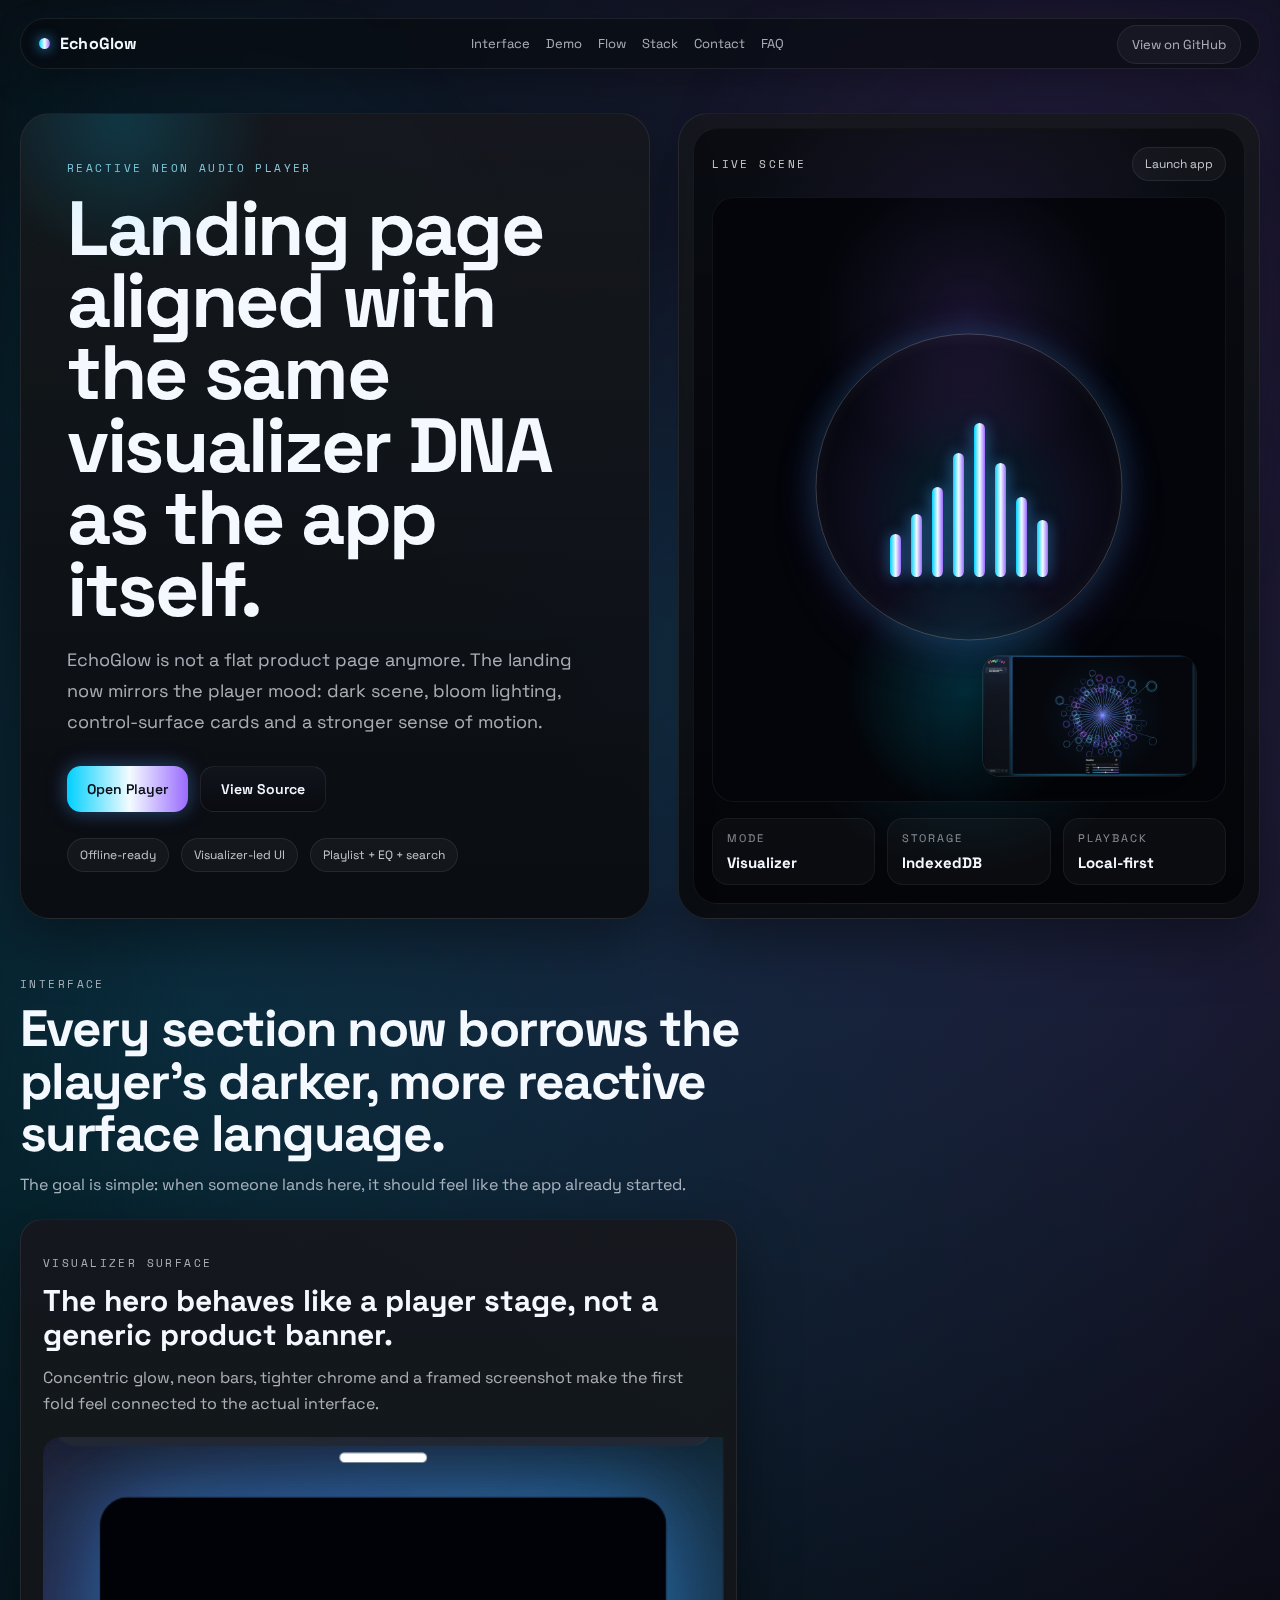
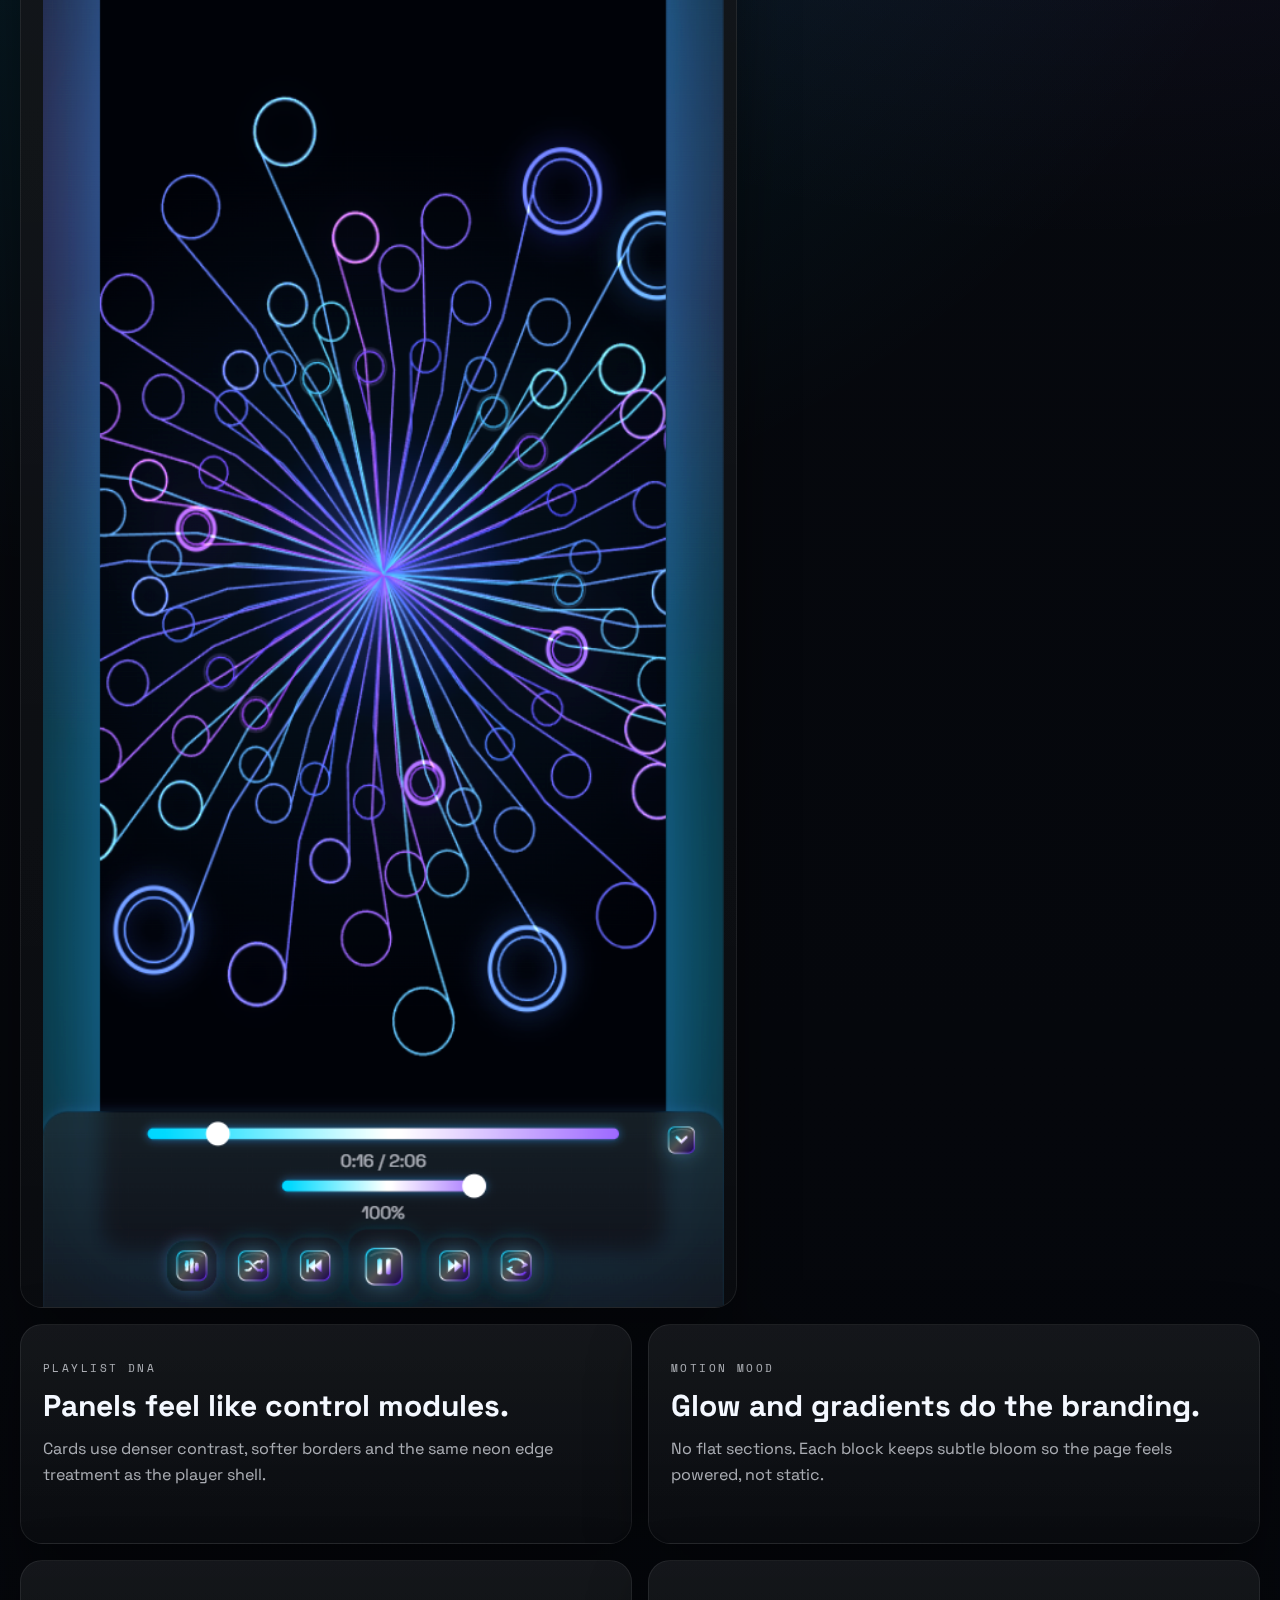
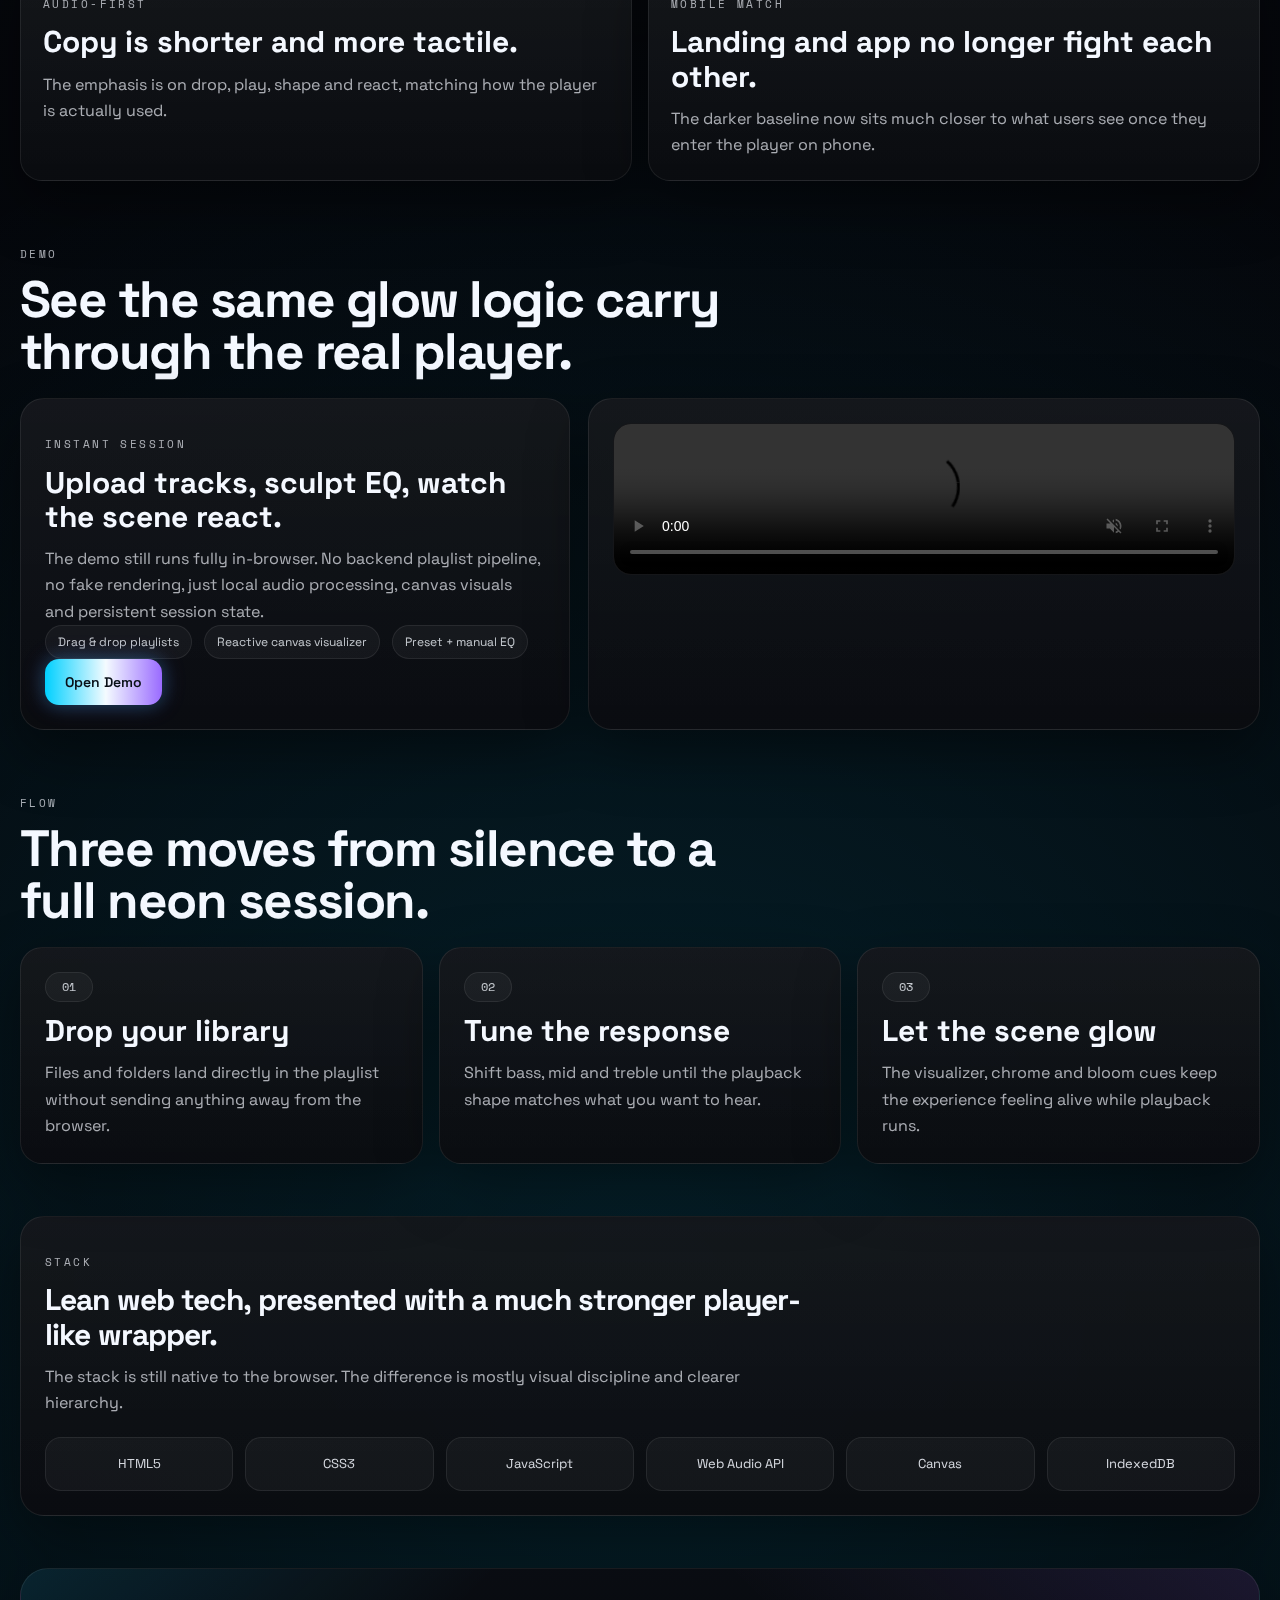
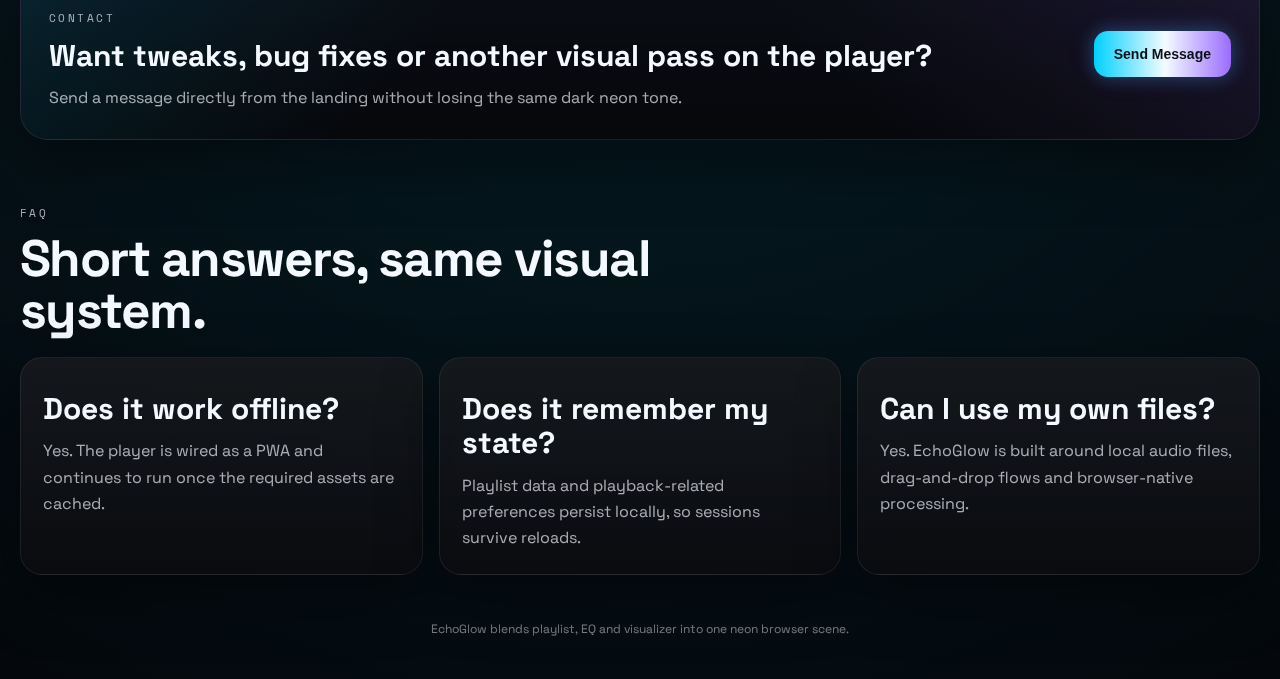
<file: docs/index.html>
<!doctype html>
<html lang="en">
<head>
  <meta charset="UTF-8" />
  <meta name="viewport" content="width=device-width,initial-scale=1" />
  <link rel="manifest" href="/EchoGlow/manifest.webmanifest">
  <meta name="theme-color" content="#15161a">
  <link rel="icon" href="./favicon.png" type="image/png">
  <title>EchoGlow</title>
  <link rel="preconnect" href="https://fonts.googleapis.com">
  <link rel="preconnect" href="https://fonts.gstatic.com" crossorigin>
  <link href="https://fonts.googleapis.com/css2?family=Space+Grotesk:wght@400;500;600;700&family=Space+Mono:wght@400;700&display=swap" rel="stylesheet">
  <link rel="stylesheet" href="style.css" />
</head>
<body>
  <div class="bg-orbs" aria-hidden="true"></div>
  <div class="bg-grid" aria-hidden="true"></div>

  <header class="site-header">
    <a class="brand" href="#top">
      <span class="brand-mark"></span>
      <span>EchoGlow</span>
    </a>
    <nav class="site-nav">
      <a href="#features">Interface</a>
      <a href="#demo">Demo</a>
      <a href="#how">Flow</a>
      <a href="#stack">Stack</a>
      <a href="#contact" data-open-contact>Contact</a>
      <a href="#faq">FAQ</a>
    </nav>
    <div class="header-actions">
      <a class="ghost-btn" href="https://github.com/nataliaans78-lang/EchoGlow" target="_blank" rel="noreferrer">View on GitHub</a>
    </div>
  </header>

  <main id="top">
    <section class="hero section-shell">
      <div class="hero-copy">
        <p class="eyebrow">Reactive neon audio player</p>
        <h1>Landing page aligned with the same visualizer DNA as the app itself.</h1>
        <p class="hero-sub">
          EchoGlow is not a flat product page anymore. The landing now mirrors the player mood:
          dark scene, bloom lighting, control-surface cards and a stronger sense of motion.
        </p>
        <div class="hero-cta">
          <a class="primary-btn" href="./app/">Open Player</a>
          <a class="secondary-btn" href="https://github.com/nataliaans78-lang/EchoGlow" target="_blank" rel="noreferrer">View Source</a>
        </div>
        <div class="hero-meta">
          <span>Offline-ready</span>
          <span>Visualizer-led UI</span>
          <span>Playlist + EQ + search</span>
        </div>
      </div>

      <div class="hero-stage">
        <div class="stage-shell">
          <div class="stage-header">
            <span class="stage-pill">LIVE SCENE</span>
            <a class="stage-link" href="./app/">Launch app</a>
          </div>

          <div class="stage-screen">
            <div class="stage-halo"></div>
            <div class="stage-ring"></div>
            <div class="signal-bars" aria-hidden="true">
              <span style="--bar-height: 26%"></span>
              <span style="--bar-height: 38%"></span>
              <span style="--bar-height: 54%"></span>
              <span style="--bar-height: 74%"></span>
              <span style="--bar-height: 92%"></span>
              <span style="--bar-height: 68%"></span>
              <span style="--bar-height: 48%"></span>
              <span style="--bar-height: 34%"></span>
            </div>
            <img class="stage-shot" src="assets/image/ScreenShot_1.png" alt="EchoGlow player interface preview">
          </div>

          <div class="stage-footer">
            <div class="stage-stat">
              <span>Mode</span>
              <strong>Visualizer</strong>
            </div>
            <div class="stage-stat">
              <span>Storage</span>
              <strong>IndexedDB</strong>
            </div>
            <div class="stage-stat">
              <span>Playback</span>
              <strong>Local-first</strong>
            </div>
          </div>
        </div>
      </div>
    </section>

    <section id="features" class="section section-shell">
      <div class="section-head">
        <p class="section-kicker">Interface</p>
        <h2>Every section now borrows the player’s darker, more reactive surface language.</h2>
        <p>The goal is simple: when someone lands here, it should feel like the app already started.</p>
      </div>

      <div class="feature-layout">
        <article class="feature-card feature-card-large">
          <p class="card-kicker">Visualizer Surface</p>
          <h3>The hero behaves like a player stage, not a generic product banner.</h3>
          <p>Concentric glow, neon bars, tighter chrome and a framed screenshot make the first fold feel connected to the actual interface.</p>
          <img src="assets/image/ScreenShot_Mobile.png" alt="Mobile EchoGlow preview">
        </article>

        <article class="feature-card">
          <p class="card-kicker">Playlist DNA</p>
          <h3>Panels feel like control modules.</h3>
          <p>Cards use denser contrast, softer borders and the same neon edge treatment as the player shell.</p>
        </article>

        <article class="feature-card">
          <p class="card-kicker">Motion Mood</p>
          <h3>Glow and gradients do the branding.</h3>
          <p>No flat sections. Each block keeps subtle bloom so the page feels powered, not static.</p>
        </article>

        <article class="feature-card">
          <p class="card-kicker">Audio-first</p>
          <h3>Copy is shorter and more tactile.</h3>
          <p>The emphasis is on drop, play, shape and react, matching how the player is actually used.</p>
        </article>

        <article class="feature-card">
          <p class="card-kicker">Mobile Match</p>
          <h3>Landing and app no longer fight each other.</h3>
          <p>The darker baseline now sits much closer to what users see once they enter the player on phone.</p>
        </article>
      </div>
    </section>

    <section id="demo" class="section section-shell demo-section">
      <div class="section-head">
        <p class="section-kicker">Demo</p>
        <h2>See the same glow logic carry through the real player.</h2>
      </div>

      <div class="demo-layout">
        <div class="demo-copy">
          <p class="demo-label">Instant session</p>
          <h3>Upload tracks, sculpt EQ, watch the scene react.</h3>
          <p>
            The demo still runs fully in-browser. No backend playlist pipeline, no fake rendering,
            just local audio processing, canvas visuals and persistent session state.
          </p>
          <div class="demo-points">
            <span>Drag &amp; drop playlists</span>
            <span>Reactive canvas visualizer</span>
            <span>Preset + manual EQ</span>
          </div>
          <a class="primary-btn" href="https://nataliaans78-lang.github.io/EchoGlow/app/">Open Demo</a>
        </div>

        <div class="demo-media">
          <video id="demoVideo" autoplay muted loop playsinline webkit-playsinline controls preload="none">
            <source data-src="./assets/video/hello_demo.mp4" type="video/mp4" />
            Your browser does not support the video tag.
          </video>
        </div>
      </div>
    </section>

    <section id="how" class="section section-shell">
      <div class="section-head">
        <p class="section-kicker">Flow</p>
        <h2>Three moves from silence to a full neon session.</h2>
      </div>

      <div class="steps">
        <article class="step">
          <span class="step-index">01</span>
          <h3>Drop your library</h3>
          <p>Files and folders land directly in the playlist without sending anything away from the browser.</p>
        </article>
        <article class="step">
          <span class="step-index">02</span>
          <h3>Tune the response</h3>
          <p>Shift bass, mid and treble until the playback shape matches what you want to hear.</p>
        </article>
        <article class="step">
          <span class="step-index">03</span>
          <h3>Let the scene glow</h3>
          <p>The visualizer, chrome and bloom cues keep the experience feeling alive while playback runs.</p>
        </article>
      </div>
    </section>

    <section id="stack" class="section section-shell">
      <div class="stack-panel">
        <div class="section-head">
          <p class="section-kicker">Stack</p>
          <h2>Lean web tech, presented with a much stronger player-like wrapper.</h2>
          <p>The stack is still native to the browser. The difference is mostly visual discipline and clearer hierarchy.</p>
        </div>

        <div class="stack-grid">
          <div class="stack-item">HTML5</div>
          <div class="stack-item">CSS3</div>
          <div class="stack-item">JavaScript</div>
          <div class="stack-item">Web Audio API</div>
          <div class="stack-item">Canvas</div>
          <div class="stack-item">IndexedDB</div>
        </div>
      </div>
    </section>

    <section id="contact" class="section section-shell cta">
      <div class="cta-card">
        <div>
          <p class="section-kicker">Contact</p>
          <h2>Want tweaks, bug fixes or another visual pass on the player?</h2>
          <p>Send a message directly from the landing without losing the same dark neon tone.</p>
        </div>
        <div class="cta-actions">
          <button class="primary-btn" type="button" data-open-contact>Send Message</button>
        </div>
      </div>
    </section>

    <section id="faq" class="section section-shell">
      <div class="section-head">
        <p class="section-kicker">FAQ</p>
        <h2>Short answers, same visual system.</h2>
      </div>

      <div class="faq-grid">
        <article class="faq-item">
          <h3>Does it work offline?</h3>
          <p>Yes. The player is wired as a PWA and continues to run once the required assets are cached.</p>
        </article>
        <article class="faq-item">
          <h3>Does it remember my state?</h3>
          <p>Playlist data and playback-related preferences persist locally, so sessions survive reloads.</p>
        </article>
        <article class="faq-item">
          <h3>Can I use my own files?</h3>
          <p>Yes. EchoGlow is built around local audio files, drag-and-drop flows and browser-native processing.</p>
        </article>
      </div>
    </section>
  </main>

  <footer class="site-footer">
    <p>EchoGlow blends playlist, EQ and visualizer into one neon browser scene.</p>
  </footer>

  <div id="contactModal" class="modal" role="dialog" aria-modal="true" aria-labelledby="contact-modal-title" aria-hidden="true">
    <div class="modal-backdrop" data-close-contact></div>
    <div class="modal-card">
      <button class="modal-close" type="button" aria-label="Close contact form" data-close-contact>&times;</button>
      <h2 id="contact-modal-title">Send Message</h2>
      <form id="contactForm" class="contact-form" action="https://formsubmit.co/nataliaans78@gmail.com" method="POST">
        <input type="hidden" name="_subject" value="EchoGlow Contact Form">
        <input type="hidden" name="_captcha" value="false">
        <input type="text" name="_honey" class="contact-honey" tabindex="-1" autocomplete="off" aria-hidden="true">

        <label class="contact-field">
          <span>Name</span>
          <input type="text" name="name" required>
        </label>

        <label class="contact-field">
          <span>Email</span>
          <input type="email" name="email" required>
        </label>

        <label class="contact-field">
          <span>Message</span>
          <textarea name="message" rows="4" required></textarea>
        </label>

        <div class="cta-actions">
          <button class="primary-btn" type="submit">Send</button>
          <button class="secondary-btn" type="button" data-close-contact>Cancel</button>
        </div>
        <p id="contact-form-status" class="modal-message" role="status" aria-live="polite"></p>
      </form>
    </div>
  </div>

  <div id="contactSuccessModal" class="modal" role="dialog" aria-modal="true" aria-labelledby="success-modal-title" aria-hidden="true">
    <div class="modal-backdrop" data-close-success></div>
    <div class="modal-card success-modal-card">
      <button class="modal-close" type="button" aria-label="Close success message" data-close-success>&times;</button>
      <h2 id="success-modal-title">Thank You!</h2>
      <p class="modal-message">Message sent successfully. Thank you! We will respond as soon as possible.</p>
      <div class="cta-actions">
        <button class="primary-btn" type="button" data-close-success>Back to landing page</button>
        <a class="secondary-btn" href="./app/">Open Demo</a>
      </div>
    </div>
  </div>

  <script type="module" src="js/main.js"></script>
  <script>
  if ("serviceWorker" in navigator) {
    navigator.serviceWorker.register("/EchoGlow/sw.js");
  }
  </script>
</body>
</html>
</file>
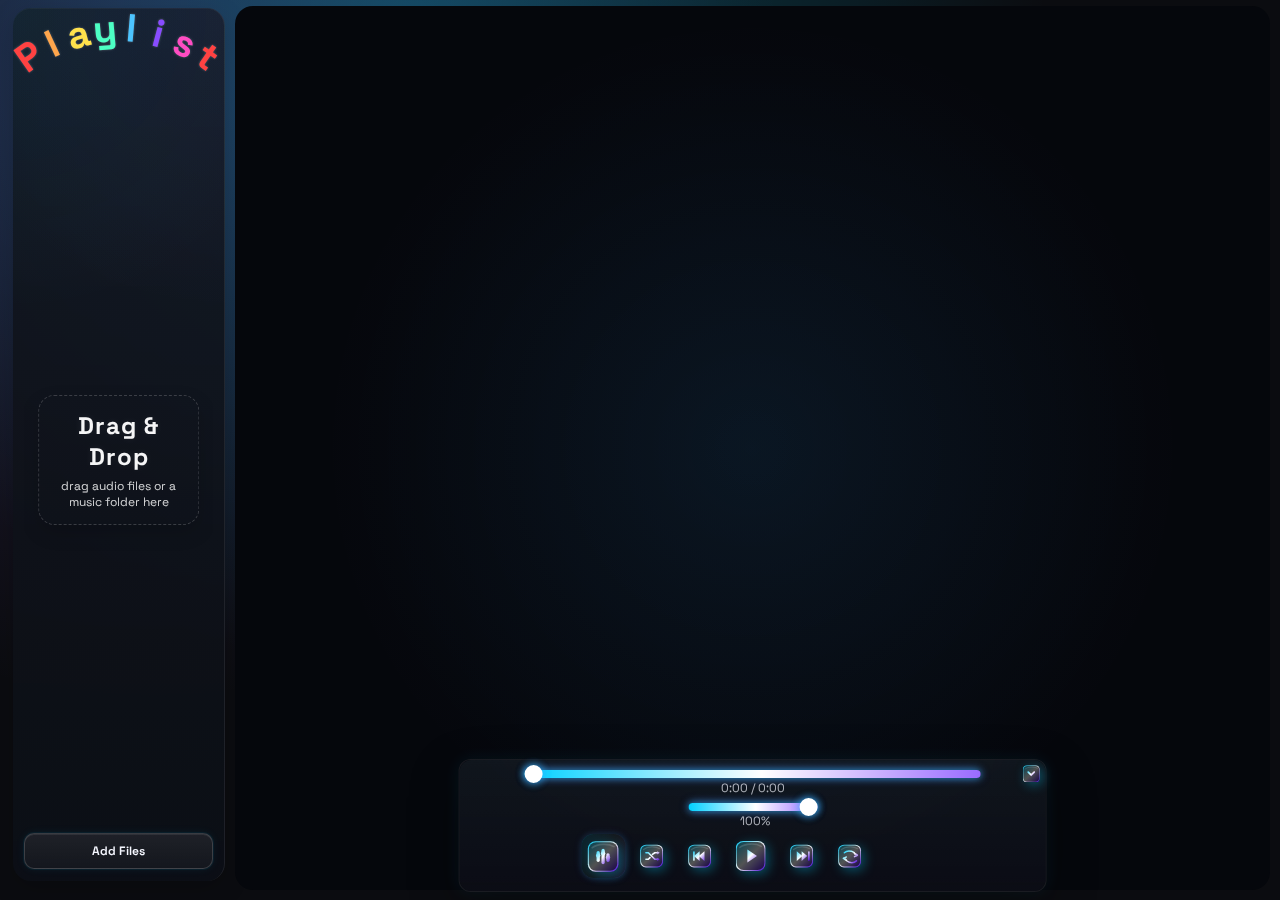
<file: docs/app/index.html>
<!DOCTYPE html>
<html lang="en">
<head>
  <meta charset="UTF-8">
  <meta name="viewport" content="width=device-width, initial-scale=1.0">
  <link rel="manifest" href="../manifest.webmanifest">
  <meta name="theme-color" content="#15161a">
  <link rel="icon" href="../favicon.png" type="image/png">
  <link href="https://fonts.googleapis.com/css2?family=Space+Grotesk:wght@400;500;700&display=swap" rel="stylesheet">
  <link rel="stylesheet" href="style/style.css">
  <title>EchoGlow</title>
</head>
<body>
  <div id="playlist" role="region" aria-label="Playlist panel">
      <div class="title-container">
        <h1 class="animated-text" id="playlist-title">
          <span data-letter="P">P</span><span data-letter="l">l</span><span data-letter="a">a</span><span data-letter="y">y</span><span data-letter="l">l</span><span data-letter="i">i</span><span data-letter="s">s</span><span data-letter="t">t</span>
        </h1>
      </div>
      <div id="song-list" role="list" aria-label="Tracks">
        <div id="song-list-empty" aria-live="polite" hidden>No matches found</div>
        <div id="playlist-drop-overlay" class="drop-zone" aria-hidden="true">
          <span>Drag &amp; Drop</span>
          <p id="drop-hint">drag audio files or a music folder here</p>
        </div>
      </div>
      <div id="playlist-footer">
        <div id="fileupload-container">
          <label for="fileupload" id="custom-file-upload" class="upload-btn">Add Files</label>
          <button id="upload-btn-mobile" class="playlist-icon-btn" type="button" aria-label="Add files" title="Add files">
            <img src="icons/upload.svg" alt="" aria-hidden="true">
          </button>
          <input type="file" id="fileupload" accept="audio/*" multiple hidden>
        </div>
        <div id="playlist-actions">
          <button id="playlist-clear-btn" class="playlist-icon-btn" type="button" aria-label="Clear playlist" title="Clear playlist" hidden aria-hidden="true">
            <img src="icons/clear-all.svg" alt="" aria-hidden="true">
          </button>
        </div>
        <div id="playlist-tools">
          <button id="playlist-tools-toggle" class="playlist-icon-btn" type="button" aria-label="Open search panel" aria-expanded="false" aria-controls="playlist-tools-panel" title="Search">
            <img src="icons/search.svg" alt="" aria-hidden="true">
          </button>
          <div id="playlist-tools-panel" role="search" aria-label="Playlist search panel" aria-hidden="true">
            <div class="playlist-search">
              <input id="song-search" type="search" placeholder="Search tracks" aria-label="Search tracks" autocomplete="off">
            </div>
          </div>
        </div>
      </div>
      <div class="playlist-handle" aria-hidden="true"></div>

   </div>

  <div id="visualizer-container">
    <canvas id="canvasA"></canvas>
      <div id="audio-controls">
        <input type="range" id="seek-bar" value="0" step="1" min="0" max="100" aria-label="Seek">
        <div id="time-display">
          <span id="current-time">0:00</span> / <span id="total-time">0:00</span>
        </div>
        <input type="range" id="volume-bar" value="100" step="1" min="0" max="100" aria-label="Volume">
        <span id="volume-percentage">100%</span>

        <div class="controls">
          <button id="eq-btn" class="icon-btn" aria-label="Open equalizer">
            <img id="eq-icon" src="icons/eq.svg" alt="" aria-hidden="true">
          </button>
          <button id="shuffle-btn" class="icon-btn" aria-label="Shuffle"><img src="icons/shuffle.svg" alt="" aria-hidden="true"></button>
          <button id="prev-btn" class="icon-btn" aria-label="Previous track"><img src="icons/previous.svg" alt="" aria-hidden="true"></button>
          <button id="play-pause-btn" class="icon-btn" aria-label="Play"><img id="play-pause-icon" src="icons/play.svg" alt="" aria-hidden="true"></button>
          <button id="next-btn" class="icon-btn" aria-label="Next track"><img src="icons/next.svg" alt="" aria-hidden="true"></button>
          <button id="repeat-btn" class="icon-btn" aria-label="Repeat"><img src="icons/repeat.svg" alt="" aria-hidden="true"></button>
        </div>

          <div id="eq-panel">
            <div class="eq-panel-header">
              <h3>Equalizer</h3>
              <button id="eq-close-btn" class="icon-btn" aria-label="Close equalizer">
                <img src="icons/return.svg" alt="" aria-hidden="true">
              </button>
            </div>

            <div class="eq-presets">
              <label for="eq-preset-toggle">Preset</label>

              <div class="eq-preset-dropdown" id="eq-preset-dropdown">
                <button
                  id="eq-preset-toggle"
                  class="eq-preset-toggle"
                  type="button"
                  aria-haspopup="listbox"
                  aria-expanded="false"
                  aria-controls="eq-preset-menu"
                >
                  <span id="eq-preset-label">Custom</span>
                  <span class="eq-preset-caret" aria-hidden="true"></span>
                </button>

                <div id="eq-preset-menu" class="eq-preset-menu" role="listbox" aria-label="Equalizer preset">
                  <button type="button" class="eq-preset-option is-selected" data-value="custom" role="option" aria-selected="true">Custom</button>
                  <button type="button" class="eq-preset-option" data-value="flat" role="option" aria-selected="false">Flat</button>
                  <button type="button" class="eq-preset-option" data-value="bass-boost" role="option" aria-selected="false">Bass Boost</button>
                  <button type="button" class="eq-preset-option" data-value="vocal" role="option" aria-selected="false">Vocal</button>
                  <button type="button" class="eq-preset-option" data-value="treble-boost" role="option" aria-selected="false">Treble Boost</button>
                </div>

                <select id="eq-preset-select" class="sr-only" tabindex="-1" aria-hidden="true">
                  <option value="custom">Custom</option>
                  <option value="flat">Flat</option>
                  <option value="bass-boost">Bass Boost</option>
                  <option value="vocal">Vocal</option>
                  <option value="treble-boost">Treble Boost</option>
                </select>
              </div>

              <button id="eq-reset-btn" type="button">Reset</button>
            </div>

            <div class="eq-band">
              <label>Bass</label>
              <input type="range" min="-12" max="12" value="0" data-band="bass" aria-label="Bass">
            </div>

            <div class="eq-band">
              <label>Mid</label>
              <input type="range" min="-12" max="12" value="0" data-band="mid" aria-label="Mid">
            </div>

            <div class="eq-band">
              <label>Treble</label>
              <input type="range" min="-12" max="12" value="0" data-band="treble" aria-label="Treble">
            </div>
        </div>
        <button id="controls-toggle-btn" class="icon-btn" aria-label="Hide controls">
          <img id="controls-toggle-icon" src="icons/down.svg" alt="" aria-hidden="true">
        </button>
      </div>
  </div>

  <audio id="audioA" style="display:none;"></audio>
  <div id="clear-modal" class="modal-overlay" role="dialog" aria-modal="true" aria-labelledby="clear-modal-title" aria-describedby="clear-modal-desc" aria-hidden="true">
    <div class="modal-card">
      <h2 id="clear-modal-title">Clear playlist?</h2>
      <p id="clear-modal-desc">Choose what you want to clear.</p>
      <div class="modal-actions">
        <button id="clear-modal-clear" class="modal-btn modal-btn-primary" type="button">Clear playlist</button>
        <button id="clear-modal-full" class="modal-btn modal-btn-danger" type="button">Reset app</button>
        <button id="clear-modal-cancel" class="modal-btn modal-btn-ghost" type="button">Cancel</button>
      </div>
    </div>
  </div>
  <script type="module" src="js/main.js"></script>
  <script>
  if ("serviceWorker" in navigator) {
    navigator.serviceWorker.register("../sw.js");
  }
</script>
</body>
</html>
</file>
<file: docs/style.css>
:root {
  --grad-1: #00d0ff;
  --grad-2: #f4fbff;
  --grad-3: #9a6bff;
  --grad-1-rgb: 0, 208, 255;
  --grad-2-rgb: 244, 251, 255;
  --grad-3-rgb: 154, 107, 255;
  --accent-gradient: linear-gradient(90deg, var(--grad-1), var(--grad-2) 52%, var(--grad-3));
  --accent-gradient-soft: linear-gradient(120deg, rgba(var(--grad-1-rgb), 0.34), rgba(var(--grad-2-rgb), 0.1) 52%, rgba(var(--grad-3-rgb), 0.3));
  --bg-0: #06080d;
  --bg-1: #0b1018;
  --surface-1: rgba(18, 22, 30, 0.84);
  --surface-2: rgba(24, 29, 40, 0.88);
  --surface-3: rgba(11, 14, 20, 0.92);
  --border-soft: rgba(255, 255, 255, 0.08);
  --border-strong: rgba(255, 255, 255, 0.16);
  --text: #f4f8ff;
  --muted: rgba(244, 248, 255, 0.68);
  --radius-lg: 24px;
  --radius-md: 16px;
  --shadow-panel: 0 22px 60px rgba(0, 0, 0, 0.42);
  --shadow-neon: 0 0 24px rgba(var(--grad-1-rgb), 0.12), 0 0 34px rgba(var(--grad-3-rgb), 0.12);
}

* {
  box-sizing: border-box;
  margin: 0;
  padding: 0;
}

html {
  scroll-behavior: smooth;
}

body {
  font-family: "Space Grotesk", system-ui, sans-serif;
  color: var(--text);
  min-height: 100vh;
  overflow-x: hidden;
  background:
    radial-gradient(circle at 50% 82%, rgba(var(--grad-1-rgb), 0.13), transparent 28%),
    radial-gradient(circle at 16% 18%, rgba(var(--grad-1-rgb), 0.16), transparent 26%),
    radial-gradient(circle at 84% 12%, rgba(var(--grad-3-rgb), 0.18), transparent 24%),
    linear-gradient(180deg, #080b11 0%, #05070c 48%, #04060a 100%);
}

body.modal-open {
  overflow: hidden;
}

.bg-orbs,
.bg-grid {
  position: fixed;
  inset: 0;
  pointer-events: none;
}

.bg-orbs {
  background:
    radial-gradient(54vmax 54vmax at 50% 74%, rgba(var(--grad-1-rgb), 0.1), transparent 62%),
    radial-gradient(48vmax 48vmax at 82% 28%, rgba(var(--grad-3-rgb), 0.12), transparent 68%),
    radial-gradient(42vmax 42vmax at 14% 32%, rgba(var(--grad-1-rgb), 0.08), transparent 68%);
  filter: blur(12px);
  opacity: 0.9;
  z-index: 0;
}

.bg-grid {
  background-image:
    linear-gradient(rgba(255, 255, 255, 0.03) 1px, transparent 1px),
    linear-gradient(90deg, rgba(255, 255, 255, 0.03) 1px, transparent 1px);
  background-size: 60px 60px;
  mask-image: linear-gradient(180deg, rgba(0, 0, 0, 0.4), transparent 88%);
  opacity: 0.22;
  z-index: 0;
}

main,
header,
footer {
  position: relative;
  z-index: 1;
}

.site-header {
  width: min(1240px, calc(100% - 28px));
  margin: 18px auto 0;
  padding: 14px 18px;
  display: flex;
  align-items: center;
  justify-content: space-between;
  gap: 18px;
  border: 1px solid var(--border-soft);
  border-radius: 999px;
  background: rgba(7, 10, 15, 0.62);
  backdrop-filter: blur(14px);
  box-shadow: 0 14px 36px rgba(0, 0, 0, 0.22);
}

.brand {
  display: inline-flex;
  align-items: center;
  gap: 10px;
  text-decoration: none;
  color: var(--text);
  font-weight: 700;
  letter-spacing: 0.2px;
}

.brand-mark {
  width: 11px;
  height: 11px;
  border-radius: 999px;
  background: var(--accent-gradient);
  box-shadow: 0 0 12px rgba(var(--grad-1-rgb), 0.6), 0 0 16px rgba(var(--grad-3-rgb), 0.35);
}

.site-nav {
  display: flex;
  align-items: center;
  gap: 16px;
  flex-wrap: wrap;
}

.site-nav a,
.ghost-btn {
  text-decoration: none;
  color: var(--muted);
  font-size: 13px;
}

.site-nav a {
  transition: color 0.2s ease, opacity 0.2s ease;
}

.site-nav a:hover,
.site-nav a:focus-visible {
  color: var(--text);
}

.ghost-btn {
  padding: 10px 14px;
  border-radius: 999px;
  border: 1px solid var(--border-soft);
  background: rgba(255, 255, 255, 0.04);
}

.section-shell {
  width: min(1240px, calc(100% - 28px));
  margin: 0 auto;
}

.hero {
  padding: 44px 0 18px;
  display: grid;
  grid-template-columns: minmax(0, 1.04fr) minmax(340px, 0.96fr);
  gap: 28px;
  align-items: stretch;
}

.hero-copy,
.hero-stage,
.feature-card,
.step,
.stack-panel,
.cta-card,
.faq-item,
.demo-media,
.demo-copy {
  border: 1px solid var(--border-soft);
  background:
    linear-gradient(180deg, rgba(255, 255, 255, 0.045), rgba(255, 255, 255, 0.015)),
    linear-gradient(180deg, rgba(10, 13, 18, 0.92), rgba(6, 8, 12, 0.96));
  box-shadow: var(--shadow-panel);
}

.hero-copy {
  padding: clamp(28px, 5vw, 46px);
  border-radius: 30px;
  position: relative;
  overflow: hidden;
}

.hero-copy::before {
  content: "";
  position: absolute;
  inset: -18% auto auto -8%;
  width: 48%;
  aspect-ratio: 1;
  background: radial-gradient(circle, rgba(var(--grad-1-rgb), 0.18), transparent 68%);
  filter: blur(10px);
}

.eyebrow,
.section-kicker,
.card-kicker,
.demo-label,
.stage-pill {
  font-family: "Space Mono", monospace;
  letter-spacing: 0.22em;
  text-transform: uppercase;
  font-size: 11px;
}

.eyebrow,
.section-kicker,
.card-kicker,
.demo-label {
  color: rgba(163, 238, 255, 0.82);
}

.hero-copy h1 {
  margin-top: 16px;
  max-width: 13ch;
  font-size: clamp(42px, 6vw, 78px);
  line-height: 0.94;
  letter-spacing: -0.03em;
}

.hero-sub {
  margin-top: 20px;
  max-width: 58ch;
  color: var(--muted);
  line-height: 1.72;
  font-size: clamp(15px, 1.7vw, 18px);
}

.hero-cta,
.hero-meta,
.cta-actions,
.demo-points {
  display: flex;
  flex-wrap: wrap;
  gap: 12px;
}

.hero-cta {
  margin-top: 28px;
}

.primary-btn,
.secondary-btn {
  display: inline-flex;
  align-items: center;
  justify-content: center;
  min-height: 46px;
  padding: 12px 20px;
  border-radius: 14px;
  border: 0;
  text-decoration: none;
  font-weight: 600;
  font-size: 14px;
  cursor: pointer;
  transition: transform 0.18s ease, box-shadow 0.2s ease, border-color 0.2s ease;
}

.primary-btn {
  color: #091018;
  background: var(--accent-gradient);
  box-shadow: 0 0 18px rgba(var(--grad-1-rgb), 0.22), 0 0 24px rgba(var(--grad-3-rgb), 0.22);
}

.secondary-btn {
  color: var(--text);
  border: 1px solid rgba(255, 255, 255, 0.08);
  background: linear-gradient(180deg, rgba(18, 22, 30, 0.86), rgba(9, 11, 16, 0.92));
}

.primary-btn:hover,
.secondary-btn:hover,
.ghost-btn:hover,
.stage-link:hover {
  transform: translateY(-1px);
}

.primary-btn:focus-visible,
.secondary-btn:focus-visible,
.ghost-btn:focus-visible,
.site-nav a:focus-visible,
.stage-link:focus-visible,
.chip:focus-visible,
.modal-close:focus-visible,
.contact-field input:focus-visible,
.contact-field textarea:focus-visible {
  outline: 2px solid rgba(var(--grad-1-rgb), 0.72);
  outline-offset: 2px;
}

.hero-meta {
  margin-top: 26px;
}

.hero-meta span,
.demo-points span,
.stage-link {
  display: inline-flex;
  align-items: center;
  min-height: 34px;
  padding: 8px 12px;
  border-radius: 999px;
  border: 1px solid rgba(255, 255, 255, 0.08);
  background: rgba(255, 255, 255, 0.04);
  color: rgba(244, 248, 255, 0.78);
  text-decoration: none;
  font-size: 12px;
}

.hero-stage {
  padding: 14px;
  border-radius: 30px;
  overflow: hidden;
}

.stage-shell {
  height: 100%;
  border-radius: 24px;
  border: 1px solid rgba(255, 255, 255, 0.06);
  background:
    radial-gradient(circle at 50% 20%, rgba(var(--grad-3-rgb), 0.12), transparent 36%),
    radial-gradient(circle at 50% 72%, rgba(var(--grad-1-rgb), 0.16), transparent 30%),
    linear-gradient(180deg, rgba(10, 12, 18, 0.95), rgba(4, 5, 9, 0.98));
  padding: 18px;
  display: grid;
  grid-template-rows: auto 1fr auto;
  gap: 16px;
}

.stage-header,
.stage-footer {
  display: flex;
  align-items: center;
  justify-content: space-between;
  gap: 12px;
}

.stage-pill {
  color: rgba(255, 255, 255, 0.78);
}

.stage-screen {
  position: relative;
  min-height: 420px;
  border-radius: 22px;
  overflow: hidden;
  border: 1px solid rgba(255, 255, 255, 0.06);
  background:
    radial-gradient(circle at 50% 82%, rgba(var(--grad-1-rgb), 0.2), transparent 22%),
    radial-gradient(circle at 50% 20%, rgba(var(--grad-3-rgb), 0.14), transparent 28%),
    #03050a;
}

.stage-halo,
.stage-ring {
  position: absolute;
  inset: auto;
  pointer-events: none;
}

.stage-halo {
  left: 50%;
  top: 52%;
  width: 76%;
  aspect-ratio: 1;
  transform: translate(-50%, -50%);
  background: radial-gradient(circle, rgba(var(--grad-1-rgb), 0.16), rgba(var(--grad-3-rgb), 0.08) 40%, transparent 68%);
  filter: blur(14px);
  animation: haloPulse 6.5s ease-in-out infinite;
}

.stage-ring {
  left: 50%;
  top: 48%;
  width: min(60%, 340px);
  aspect-ratio: 1;
  transform: translate(-50%, -50%);
  border-radius: 999px;
  border: 1px solid rgba(var(--grad-2-rgb), 0.22);
  box-shadow:
    0 0 32px rgba(var(--grad-1-rgb), 0.16),
    0 0 46px rgba(var(--grad-3-rgb), 0.12),
    inset 0 0 18px rgba(var(--grad-2-rgb), 0.06);
}

.signal-bars {
  position: absolute;
  left: 50%;
  top: 49%;
  transform: translate(-50%, -50%);
  display: flex;
  align-items: end;
  gap: 10px;
  height: 168px;
  z-index: 2;
}

.signal-bars span {
  width: 11px;
  height: var(--bar-height);
  border-radius: 999px;
  background: var(--accent-gradient);
  box-shadow: 0 0 14px rgba(var(--grad-1-rgb), 0.3), 0 0 18px rgba(var(--grad-3-rgb), 0.26);
  transform-origin: center bottom;
  animation: meterPulse 3.2s ease-in-out infinite;
}

.signal-bars span:nth-child(2n) {
  animation-duration: 2.9s;
}

.signal-bars span:nth-child(3n) {
  animation-duration: 3.6s;
}

.signal-bars span:nth-child(4n) {
  animation-delay: -0.8s;
}

.stage-shot {
  position: absolute;
  inset: auto 28px 24px auto;
  width: min(42%, 240px);
  border-radius: 18px;
  border: 1px solid rgba(255, 255, 255, 0.08);
  box-shadow: 0 20px 50px rgba(0, 0, 0, 0.42);
}

.stage-stat {
  flex: 1 1 0;
  min-width: 0;
  padding: 12px 14px;
  border-radius: 16px;
  border: 1px solid rgba(255, 255, 255, 0.06);
  background: rgba(255, 255, 255, 0.03);
}

.stage-stat span {
  display: block;
  color: rgba(244, 248, 255, 0.54);
  font-size: 11px;
  text-transform: uppercase;
  letter-spacing: 0.18em;
}

.stage-stat strong {
  display: block;
  margin-top: 8px;
  font-size: 15px;
}

.section {
  padding: 26px 0;
}

.section-head {
  max-width: 760px;
  margin-bottom: 20px;
}

.section-head h2 {
  margin-top: 10px;
  font-size: clamp(30px, 4vw, 52px);
  line-height: 1.02;
  letter-spacing: -0.03em;
}

.section-head p {
  margin-top: 12px;
  color: var(--muted);
  line-height: 1.68;
}

.feature-layout {
  display: grid;
  grid-template-columns: repeat(12, minmax(0, 1fr));
  gap: 16px;
}

.feature-card {
  grid-column: span 6;
  min-height: 220px;
  border-radius: 22px;
  padding: 22px;
}

.feature-card-large {
  grid-column: span 7;
  grid-row: span 2;
  min-height: 460px;
  overflow: hidden;
}

.feature-card-large img {
  width: calc(100% + 10px);
  margin: 20px -10px -26px 0;
  display: block;
  border-radius: 18px 0 0 0;
  filter: saturate(1.08) contrast(1.04);
}

.feature-card h3,
.demo-copy h3,
.step h3,
.cta-card h2,
.faq-item h3,
.stack-panel h2 {
  margin-top: 12px;
  font-size: clamp(22px, 2.8vw, 30px);
  line-height: 1.14;
}

.feature-card p,
.demo-copy p,
.step p,
.cta-card p,
.faq-item p,
.stack-panel p {
  margin-top: 12px;
  color: var(--muted);
  line-height: 1.65;
}

.demo-layout {
  display: grid;
  grid-template-columns: minmax(0, 0.9fr) minmax(0, 1.1fr);
  gap: 18px;
  align-items: stretch;
}

.demo-copy,
.demo-media {
  border-radius: 24px;
  padding: 24px;
}

.demo-media {
  overflow: hidden;
}

.demo-media video {
  width: 100%;
  display: block;
  border-radius: 18px;
  border: 1px solid rgba(255, 255, 255, 0.08);
  background: #020306;
}

.steps {
  display: grid;
  grid-template-columns: repeat(3, minmax(0, 1fr));
  gap: 16px;
}

.step {
  position: relative;
  padding: 24px;
  border-radius: 22px;
}

.step-index {
  display: inline-flex;
  align-items: center;
  justify-content: center;
  min-width: 48px;
  min-height: 30px;
  padding: 0 12px;
  border-radius: 999px;
  border: 1px solid rgba(255, 255, 255, 0.08);
  background: rgba(255, 255, 255, 0.04);
  font-family: "Space Mono", monospace;
  font-size: 12px;
  color: rgba(244, 248, 255, 0.78);
}

.stack-panel {
  border-radius: 24px;
  padding: 24px;
}

.stack-grid {
  display: grid;
  grid-template-columns: repeat(6, minmax(0, 1fr));
  gap: 12px;
  margin-top: 18px;
}

.stack-item {
  min-height: 54px;
  display: grid;
  place-items: center;
  padding: 10px;
  border-radius: 16px;
  border: 1px solid rgba(255, 255, 255, 0.08);
  background: rgba(255, 255, 255, 0.04);
  font-size: 13px;
  color: rgba(244, 248, 255, 0.86);
}

.cta-card {
  border-radius: 28px;
  padding: 28px;
  display: flex;
  align-items: center;
  justify-content: space-between;
  gap: 18px;
  background:
    linear-gradient(135deg, rgba(var(--grad-1-rgb), 0.12), transparent 34%),
    linear-gradient(225deg, rgba(var(--grad-3-rgb), 0.12), transparent 38%),
    linear-gradient(180deg, rgba(10, 12, 18, 0.95), rgba(6, 8, 12, 0.98));
}

.faq-grid {
  display: grid;
  grid-template-columns: repeat(3, minmax(0, 1fr));
  gap: 16px;
}

.faq-item {
  border-radius: 22px;
  padding: 22px;
}

.site-footer {
  width: min(1240px, calc(100% - 28px));
  margin: 0 auto;
  padding: 20px 0 42px;
  color: rgba(244, 248, 255, 0.46);
  font-size: 12px;
  text-align: center;
}

.contact-form {
  display: grid;
  gap: 12px;
  width: min(440px, 100%);
}

.contact-field {
  display: grid;
  gap: 6px;
  color: var(--muted);
  font-size: 13px;
}

.contact-field input,
.contact-field textarea {
  width: 100%;
  padding: 12px 14px;
  border-radius: 12px;
  border: 1px solid rgba(255, 255, 255, 0.12);
  background: rgba(255, 255, 255, 0.04);
  color: var(--text);
  font: inherit;
}

.contact-field textarea {
  min-height: 108px;
  resize: vertical;
}

.contact-honey {
  position: absolute;
  left: -9999px;
  width: 1px;
  height: 1px;
  opacity: 0;
  pointer-events: none;
}

.modal {
  position: fixed;
  inset: 0;
  display: flex;
  align-items: center;
  justify-content: center;
  opacity: 0;
  pointer-events: none;
  transition: opacity 0.2s ease;
  z-index: 40;
}

.modal.is-open {
  opacity: 1;
  pointer-events: auto;
}

.modal-backdrop {
  position: absolute;
  inset: 0;
  background: rgba(2, 4, 8, 0.72);
  backdrop-filter: blur(8px);
}

.modal-card {
  position: relative;
  z-index: 1;
  width: min(92vw, 460px);
  padding: 22px;
  border-radius: 22px;
  border: 1px solid rgba(255, 255, 255, 0.14);
  background:
    linear-gradient(180deg, rgba(255, 255, 255, 0.04), rgba(255, 255, 255, 0.02)),
    linear-gradient(180deg, rgba(18, 22, 30, 0.96), rgba(8, 10, 14, 0.98));
  box-shadow: 0 24px 60px rgba(0, 0, 0, 0.5), var(--shadow-neon);
}

.success-modal-card {
  box-shadow: 0 24px 60px rgba(0, 0, 0, 0.5), 0 0 24px rgba(var(--grad-1-rgb), 0.18);
}

.modal-close {
  position: absolute;
  top: 10px;
  right: 10px;
  width: 34px;
  height: 34px;
  border: 1px solid rgba(255, 255, 255, 0.12);
  border-radius: 999px;
  background: rgba(255, 255, 255, 0.04);
  color: var(--text);
  font-size: 18px;
  cursor: pointer;
}

.modal-message {
  color: var(--muted);
  line-height: 1.65;
}

@keyframes haloPulse {
  0%,
  100% {
    opacity: 0.62;
    transform: translate(-50%, -50%) scale(0.96);
  }
  50% {
    opacity: 0.94;
    transform: translate(-50%, -50%) scale(1.04);
  }
}

@keyframes meterPulse {
  0%,
  100% {
    transform: scaleY(0.84);
    opacity: 0.82;
  }
  50% {
    transform: scaleY(1.08);
    opacity: 1;
  }
}

@media (max-width: 1100px) {
  .hero,
  .demo-layout {
    grid-template-columns: 1fr;
  }

  .feature-card-large,
  .feature-card {
    grid-column: span 12;
  }

  .steps,
  .faq-grid {
    grid-template-columns: 1fr;
  }

  .stack-grid {
    grid-template-columns: repeat(3, minmax(0, 1fr));
  }
}

@media (max-width: 820px) {
  .site-header {
    border-radius: 24px;
    flex-direction: column;
    align-items: flex-start;
  }

  .site-nav {
    gap: 12px;
  }

  .stage-screen {
    min-height: 340px;
  }

  .stage-shot {
    width: min(48%, 220px);
  }

  .cta-card {
    flex-direction: column;
    align-items: flex-start;
  }
}

@media (max-width: 640px) {
  .site-nav {
    display: none;
  }

  .hero {
    padding-top: 24px;
  }

  .hero-copy,
  .hero-stage,
  .demo-copy,
  .demo-media,
  .stack-panel,
  .cta-card,
  .feature-card,
  .step,
  .faq-item {
    border-radius: 20px;
  }

  .hero-copy h1,
  .section-head h2 {
    max-width: none;
  }

  .stage-screen {
    min-height: 280px;
  }

  .signal-bars {
    gap: 8px;
    height: 126px;
  }

  .signal-bars span {
    width: 9px;
  }

  .stage-shot {
    position: static;
    width: 100%;
    margin-top: 26px;
  }

  .stage-footer {
    flex-direction: column;
  }

  .stage-stat {
    width: 100%;
  }

  .stack-grid {
    grid-template-columns: repeat(2, minmax(0, 1fr));
  }
}
</file>
<file: docs/app/style/style.css>
/* ===== Base ===== */
html {
  overflow-x: hidden;
}

:root {
  /* THEME VARIABLES */
  --grad-1: #00d0ff;
  --grad-2: #ffffff;
  --grad-3: #9a6bff;
  --grad-1-rgb: 0, 208, 255;
  --grad-2-rgb: 255, 255, 255;
  --grad-3-rgb: 154, 107, 255;
  --accent-gradient: linear-gradient(90deg, var(--grad-1), var(--grad-2) 52%, var(--grad-3));
  --accent-gradient-soft: linear-gradient(120deg, rgba(var(--grad-1-rgb), 0.4), rgba(var(--grad-2-rgb), 0.12) 52%, rgba(var(--grad-3-rgb), 0.4));
  --surface-0: #0b0c10;
  --surface-1: #13151b;
  --surface-2: #1b1f27;
  --surface-3: #252a35;
  --bg: var(--surface-0);
  --bg-elev: var(--surface-1);
  --panel: var(--surface-2);
  --panel-2: var(--surface-3);
  --playlist-surface:
    radial-gradient(circle at top left, rgba(var(--grad-1-rgb), 0.06), transparent 34%),
    radial-gradient(circle at top right, rgba(var(--grad-3-rgb), 0.05), transparent 34%),
    linear-gradient(180deg, rgba(18, 22, 30, 0.88), rgba(12, 15, 22, 0.92));
  --scene-surface:
    radial-gradient(circle at 50% 50%, rgba(var(--grad-1-rgb), 0.06), transparent 60%),
    radial-gradient(circle at 50% 50%, rgba(var(--grad-3-rgb), 0.04), transparent 65%),
    #05070c;
  --panel-border: rgba(255, 255, 255, 0.08);
  --panel-border-strong: rgba(255, 255, 255, 0.18);
  --glow-soft: 0 0 6px rgba(var(--grad-1-rgb), 0.12), 0 0 10px rgba(var(--grad-3-rgb), 0.12);
  --glow-strong: 0 0 8px rgba(var(--grad-1-rgb), 0.22), 0 0 12px rgba(var(--grad-3-rgb), 0.22);
  --focus-outline: rgba(var(--grad-1-rgb), 0.9);
  --accent: var(--grad-1);
  --accent-2: var(--grad-3);
  --accent-3: var(--grad-1);
  --text: #f5f7ff;
  --muted: rgba(245, 247, 255, 0.7);
  --frame-top: clamp(6px, 0.6vw, 10px);
  --frame-bottom: clamp(12px, 1.5vw, 26px);
  --frame-left-gap: clamp(10px, 1vw, 14px);
  --ui-btn-bg: rgba(255, 255, 255, 0.04);
  --ui-btn-border: rgba(255, 255, 255, 0.08);
  --ui-btn-text: rgba(245, 247, 255, 0.72);
  --ui-btn-hover-text: #f5f7ff;
  --glow: rgba(255, 255, 255, 0.35);
  --radius-md: 12px;
  --radius-lg: 16px;
  --reactive-bass: 0;
  --reactive-bloom: 0;
}

* { margin:0; padding:0; box-sizing:border-box; }
body {
  display:flex;
  height:100vh;
  background: radial-gradient(circle at 32% 4%, rgba(var(--grad-1-rgb), 0.28), transparent 52%),
              radial-gradient(circle at 12% 8%, rgba(var(--grad-3-rgb), 0.2), transparent 45%),
              var(--bg);
  color:var(--text);
  font-family:'Space Grotesk',sans-serif;
  overflow-x: hidden;
  position: relative;
}

#app-toast {
  position: fixed;
  right: 14px;
  bottom: 14px;
  max-width: min(88vw, 360px);
  min-height: 42px;
  padding: 12px 16px;
  border-radius: 10px;
  border: 1px solid rgba(255,255,255,0.16);
  background: linear-gradient(180deg, rgba(255,255,255,0.08), rgba(255,255,255,0.04));
  color: #f5f7ff;
  font-size: 13px;
  font-weight: 600;
  letter-spacing: 0.2px;
  line-height: 1.2;
  box-shadow:
    inset 0 1px 0 rgba(255,255,255,0.08),
    0 0 0 1px rgba(var(--grad-1-rgb), 0.06),
    0 0 10px rgba(var(--grad-1-rgb), 0.08);
  opacity: 0;
  transform: translateY(8px);
  pointer-events: none;
  transition: opacity 0.18s ease, transform 0.18s ease;
  z-index: 130;
}

#app-toast.show {
  opacity: 1;
  transform: translateY(0);
}

#app-toast.toast-success,
#app-toast.toast-warn {
  border-color: rgba(255,255,255,0.16);
}

body::before {
  content: "";
  position: fixed;
  inset: 0;
  pointer-events: none;
  background:
    radial-gradient(75vmax 75vmax at 50% 74%, rgba(var(--grad-1-rgb), calc(var(--reactive-bass) * 0.24)), transparent 60%),
    radial-gradient(52vmax 52vmax at 50% 28%, rgba(var(--grad-3-rgb), calc(var(--reactive-bloom) * 0.2)), transparent 68%);
  z-index: 0;
}

body.is-playing::before {
  background:
    radial-gradient(80vmax 80vmax at 50% 74%, rgba(var(--grad-1-rgb), calc(var(--reactive-bass) * 0.34)), transparent 60%),
    radial-gradient(58vmax 58vmax at 50% 28%, rgba(var(--grad-3-rgb), calc(var(--reactive-bloom) * 0.28)), transparent 68%);
}

#playlist,
#visualizer-container {
  position: relative;
  z-index: 1;
}

/* ===== Playlist Panel ===== */
#playlist {
  position: relative;
  width: clamp(200px, 18vw, 260px);
  min-width: 200px;
  display: flex;
  flex-direction: column;
  justify-content: flex-start;
  height: calc(100vh - var(--frame-top) - var(--frame-bottom));
  margin-top: var(--frame-top);
  margin-bottom: var(--frame-bottom);
  margin-left: var(--frame-left-gap);
  padding: 16px 14px 14px;
  background: var(--playlist-surface);
  border-right: 1px solid rgba(255,255,255,0.08);
  border-radius: 18px;
  box-shadow:
    inset 0 1px 0 rgba(255,255,255,0.04),
    0 8px 26px rgba(0,0,0,0.18);
  overflow-y: auto;
  overflow-x: hidden;
  z-index: 1;
}

#playlist h1 { text-align:center; }

.playlist-handle {
  display: none;
}

.title-container {
  text-align:center;
  height:100px;
  margin-bottom: 16px;
  position:relative;
  overflow:visible;
}

.animated-text {
  position:relative;
  width:100%;
  height:100%;
  display:flex;
  justify-content:center;
  align-items:flex-start;
  font-size:48px;
  font-weight:bold;
  cursor:default;
  letter-spacing: 1px;
}

#playlist-title span {
  position: absolute;
  top: 0;
  display: inline-block;
  transform-origin: top center;
  color: #f3fbff;
  text-shadow: 0 0 2px rgba(255,255,255,0.22), 0 0 4px rgba(255,255,255,0.10);
  transition: text-shadow 0.5s;
  animation: titleGlowPulse 1.1s ease-in-out infinite;
}

#playlist-title span[data-letter="P"],
#playlist-title span[data-letter="t"] { color: #00c8ff; }
#playlist-title span[data-letter="y"] { color: #ffffff; }
#playlist-title span[data-letter="l"] { color: #43deff; }
#playlist-title span[data-letter="a"] { color: #8fefff; }
#playlist-title span[data-letter="i"] { color: #d7c0ff; }
#playlist-title span[data-letter="s"] { color: #bc99ff; }

@keyframes titleGlowPulse {
  0% {
    text-shadow: 0 0 4px rgba(var(--grad-1-rgb), 0.55), 0 0 6px rgba(var(--grad-1-rgb), 0.4);
  }
  50% {
    text-shadow: 0 0 4px rgba(var(--grad-2-rgb), 0.8), 0 0 6px rgba(var(--grad-2-rgb), 0.42);
  }
  100% {
    text-shadow: 0 0 4px rgba(var(--grad-3-rgb), 0.58), 0 0 6px rgba(var(--grad-3-rgb), 0.42);
  }
}

/* ===== Playlist Tools ===== */
.playlist-icon-btn {
  width: 38px;
  height: 38px;
  min-width: 38px;
  min-height: 38px;
  padding: 0;
  cursor: pointer;
  border-radius: 10px;
  border: 1px solid rgba(255,255,255,0.14);
  background: linear-gradient(180deg, rgba(255,255,255,0.08), rgba(255,255,255,0.04));
  color: var(--ui-btn-text);
  display: inline-flex;
  align-items: center;
  justify-content: center;
  -webkit-tap-highlight-color: transparent;
  user-select: none;
  box-shadow:
    inset 0 1px 0 rgba(255,255,255,0.08),
    0 0 0 1px rgba(var(--grad-1-rgb), 0.05);
  transition:
    transform 0.22s cubic-bezier(0.22, 1, 0.36, 1),
    box-shadow 0.22s cubic-bezier(0.22, 1, 0.36, 1),
    filter 0.22s cubic-bezier(0.22, 1, 0.36, 1),
    border-color 0.22s cubic-bezier(0.22, 1, 0.36, 1),
    opacity 0.22s cubic-bezier(0.22, 1, 0.36, 1);
}

.playlist-icon-btn img {
  width: 18px;
  height: 18px;
  opacity: 0.9;
  display: block;
  filter:
    drop-shadow(0 0 2px rgba(255,255,255,0.4))
    drop-shadow(0 0 4px rgba(var(--grad-1-rgb), 0.25));
  transition: opacity 0.22s cubic-bezier(0.22, 1, 0.36, 1), filter 0.22s cubic-bezier(0.22, 1, 0.36, 1), transform 0.22s cubic-bezier(0.22, 1, 0.36, 1);
}

#playlist-tools-panel {
  position: absolute;
  right: 0;
  bottom: calc(100% + 18px);
  width: min(280px, 92vw);
  padding: 0;
  display: flex;
  flex-direction: column;
  border-radius: 12px;
  background: rgba(13, 16, 22, 0.94);
  backdrop-filter: blur(12px);
  -webkit-backdrop-filter: blur(12px);
  border: 1px solid rgba(255, 255, 255, 0.1);
  box-shadow:
    0 12px 28px rgba(0, 0, 0, 0.42),
    0 0 10px rgba(0, 208, 255, 0.06);
  max-height: 0;
  opacity: 0;
  transform: translateY(10px);
  overflow: hidden;
  pointer-events: none;
  transition: max-height 0.25s ease, opacity 0.2s ease, transform 0.2s ease;
  z-index: 12;
}

#playlist-tools.open #playlist-tools-panel {
  max-height: 200px;
  opacity: 1;
  transform: translateY(0);
  pointer-events: auto;
}


.playlist-search {
  position: relative;
  display: flex;
  align-items: center;
  padding: 10px 12px;
  min-height: 44px;
  border-radius: 12px;
  background: linear-gradient(
    180deg,
    rgba(255, 255, 255, 0.05),
    rgba(255, 255, 255, 0.025)
  );
  border: 1px solid rgba(255, 255, 255, 0.08);
  box-shadow: inset 0 1px 0 rgba(255,255,255,0.04);
  transition: background 0.2s ease, border-color 0.2s ease, box-shadow 0.2s ease;
}

.playlist-search::before {
  content: none;
}

.playlist-search:focus-within {
  background: linear-gradient(
    180deg,
    rgba(255, 255, 255, 0.06),
    rgba(255, 255, 255, 0.03)
  );
  border-color: rgba(255, 255, 255, 0.08);
  box-shadow: inset 0 1px 0 rgba(255,255,255,0.04);
}

.playlist-search input {
  flex: 1;
  border: 0;
  outline: none;
  background: transparent;
  color: #ffffff;
  font-size: 13px;
  font-weight: 500;
  letter-spacing: 0.1px;
}

.playlist-search input::placeholder {
  color: rgba(255, 255, 255, 0.5);
}

@media (hover: hover) and (pointer: fine) {
  #playlist-tools-panel:hover {
    box-shadow: 0 0 0 1px rgba(var(--grad-1-rgb), 0.18), 0 0 18px rgba(var(--grad-1-rgb), 0.18), 0 0 18px rgba(var(--grad-3-rgb), 0.12);
    filter: drop-shadow(0 0 6px rgba(var(--grad-1-rgb), 0.24)) drop-shadow(0 0 6px rgba(var(--grad-3-rgb), 0.18));
  }
}

.playlist-search input:focus-visible {
  outline: none;
}

/* ===== Song List ===== */
#song-list {
  display: flex;
  flex-direction: column;
  flex: 1;
  overflow-y: auto;
  overflow-x: hidden;
  padding: 8px 10px 10px 6px;
  position: relative;
}

#song-list-empty {
  text-align: center;
  color: var(--muted);
  font-size: 12px;
  padding: 10px 8px;
  margin: 8px 6px;
  border-radius: 10px;
  border: 1px dashed rgba(255, 255, 255, 0.15);
  background: rgba(0, 0, 0, 0.2);
}

#song-list::-webkit-scrollbar { width:6px; }
#song-list::-webkit-scrollbar-track { background: transparent; border-radius:999px; }
#song-list::-webkit-scrollbar-thumb {
  background: rgba(0, 200, 255, 0.18) !important;
  border-radius:999px;
  box-shadow:none;
  animation:none;
}
#song-list::-webkit-scrollbar-thumb:hover {
  background: rgba(0, 200, 255, 0.3) !important;
}

.song {
  border-bottom: 1px solid rgba(255,255,255,0.045);
  position: relative;
  display: grid;
  grid-template-columns: 18px minmax(0, 1fr) 18px;
  align-items: start;
  gap: 8px;
  width: calc(100% - 2px);
  margin-bottom: 6px;
  padding: 9px 8px;
  border-radius: 12px;
  border: 1px solid rgba(110, 220, 255, 0.08);
  background: linear-gradient(180deg, rgba(255,255,255,0.028), rgba(255,255,255,0.012));
  box-shadow:
    inset 0 1px 0 rgba(255,255,255,0.025),
    0 0 8px rgba(0, 208, 255, 0.035);
  cursor: pointer;
  transition:
    transform 0.18s ease,
    border-color 0.18s ease,
    box-shadow 0.18s ease,
    background 0.18s ease;
}

.song-index {
  font-size: 10px;
  color: rgba(200, 225, 255, 0.34);
  text-align: right;
  line-height: 1.3;
  padding-top: 1px;
  font-variant-numeric: tabular-nums;
}

.song-title {
  min-width: 0;
  overflow: hidden;
  word-break: break-word;
  overflow-wrap: anywhere;
  font-size: 11px;
  line-height: 1.22;
  font-weight: 600;
  color: rgba(238, 246, 255, 0.84);
  letter-spacing: 0.1px;
}

.song:hover:not(.active) {
  transform: translateX(3px);
  border-color: rgba(110, 220, 255, 0.18);
  box-shadow:
    inset 0 1px 0 rgba(255,255,255,0.04),
    0 0 12px rgba(0, 208, 255, 0.08),
    0 0 18px rgba(154, 107, 255, 0.05);
}

.song:focus-visible {
  outline: 2px solid var(--focus-outline);
  outline-offset: 2px;
  background: rgba(255, 255, 255, 0.08);
}

.song-remove-btn {
  width: 16px;
  height: 16px;
  border: 0;
  border-radius: 999px;
  display: flex;
  align-items: center;
  justify-content: center;
  align-self: start;
  margin-top: 1px;
  background: rgba(255,255,255,0.03);
  color: rgba(255,255,255,0.48);
  font-size: 11px;
  font-weight: 700;
  line-height: 1;
  cursor: pointer;
  transition: all 0.18s ease;
}

.song-remove-btn:hover {
  color: rgba(255,255,255,0.9);
  background: rgba(255,255,255,0.06);
  box-shadow:
    inset 0 1px 0 rgba(255,255,255,0.10),
    0 0 10px rgba(255,255,255,0.08),
    0 0 8px rgba(0,208,255,0.05);
  transform: scale(1.04);
}

.song-remove-btn:focus-visible {
  outline: 2px solid var(--focus-outline);
  outline-offset: 2px;
}
.song.active {
  border-left: 2px solid rgba(110, 235, 255, 0.95);
  animation: none;
  border-color: rgba(120, 220, 255, 0.16);
  border-left-color: rgba(110, 235, 255, 0.95);
  background: linear-gradient(
    180deg,
    rgba(255, 255, 255, 0.08),
    rgba(255, 255, 255, 0.028)
  );
  backdrop-filter: blur(8px);
  -webkit-backdrop-filter: blur(8px);
  box-shadow:
    inset 0 1px 0 rgba(255,255,255,0.07),
    inset 0 0 0 1px rgba(120, 220, 255, 0.06),
    0 0 8px rgba(0, 208, 255, 0.05);
  transform: translateX(1px);
}

.song.active .song-title {
  color: #f7fcff;
  font-weight: 700;
}

.song.active .song-index {
  color: rgba(170, 235, 255, 0.82);
}

.song.active .song-remove-btn {
  color: rgba(255,255,255,0.62);
  background: rgba(255,255,255,0.06);
}

@media (min-width: 769px) {
  .song {
    grid-template-columns: 18px minmax(0, 1fr) 18px;
    padding: 10px 10px;
  }

  .song-title {
    font-size: 11.5px;
    line-height: 1.3;
    -webkit-line-clamp: 4;
    line-clamp: 4;
    display: -webkit-box;
    -webkit-box-orient: vertical;
  }
}

@keyframes activeFlash {
  0%{background:#2f3440;}
  30%{background: rgba(0, 200, 255, 0.06);}
  100%{background: transparent;}
}

#playlist-drop-overlay {
  position: absolute;
  left: 50%;
  top: 50%;
  transform: translate(-50%, -50%);
  width: min(280px, calc(100% - 28px));
  min-height: 130px;
  padding: 14px 12px;
  border: 1px dashed rgba(255, 255, 255, 0.18);
  border-radius: var(--radius-lg);
  background: transparent;
  display: flex;
  flex-direction: column;
  align-items: center;
  justify-content: center;
  gap: 6px;
  text-align: center;
  overflow: hidden;
  pointer-events: none;
  cursor: pointer;
  user-select: none;
  opacity: 1;
  transition: transform 0.32s cubic-bezier(0.22, 1, 0.36, 1), border-color 0.28s ease, box-shadow 0.28s ease, opacity 0.28s ease;
  z-index: 2;
  box-shadow: 0 8px 20px rgba(0, 0, 0, 0.14);
}

#playlist-drop-overlay::before {
  content: '';
  position: absolute;
  inset: 0;
  border-radius: inherit;
  background: transparent;
  backdrop-filter: none;
  opacity: 1;
  transition: opacity 0.3s ease, background 0.3s ease;
}

#playlist-drop-overlay > * {
  position: relative;
  z-index: 1;
}

@media (max-width: 768px) {
  #playlist-footer {
    flex-wrap: nowrap;
  }

  #fileupload-container {
    display: flex;
    flex-direction: row;
    align-items: center;
    justify-content: space-between;
    flex-wrap: nowrap;
  }

  #playlist-footer #fileupload-container {
    width: auto;
    max-width: none;
    flex: 1 1 auto;
    min-width: 0;
  }

  #playlist-drop-overlay {
    display: none;
  }

  #playlist-tools-panel {
    right: 10%;
    left: 0%;
    bottom: calc(100% + 12px);
    width: min(92vw, 210px);
    transform: translate(-50%, 10px);
  }

  #playlist-tools.open #playlist-tools-panel {
    transform: translate(-50%, 0);
  }
}

#playlist-drop-overlay span {
  font-size: 24px;
  font-weight: 700;
  letter-spacing: 1px;
  color: rgba(255, 255, 255, 0.96);
  text-shadow: 0 0 8px rgba(255, 255, 255, 0.08);
}

#playlist.has-songs #playlist-drop-overlay {
  opacity: 0;
}

#playlist:not(.has-songs) #playlist-drop-overlay {
  pointer-events: auto;
}

@media (hover: hover) and (pointer: fine) {
  #playlist:not(.has-songs):not(.drag-active) #playlist-drop-overlay:hover {
    opacity: 0.9;
    transform: translate(-50%, calc(-50% - 1px)) scale(1.016);
    border-color: rgba(var(--grad-1-rgb), 0.62);
    box-shadow: 0 0 0 1px rgba(var(--grad-1-rgb), 0.28), 0 0 6px rgba(var(--grad-1-rgb), 0.16), 0 0 8px rgba(255, 255, 255, 0.06);
  }

  #playlist:not(.has-songs):not(.drag-active) #playlist-drop-overlay:hover::before {
    opacity: 1;
    background: transparent;
  }

  #playlist:not(.has-songs):not(.drag-active) #playlist-drop-overlay:hover span {
    color: rgba(255, 255, 255, 0.98);
    text-shadow: 0 0 10px rgba(var(--grad-1-rgb), 0.26), 0 0 8px rgba(255, 255, 255, 0.12);
  }

#playlist:not(.has-songs):not(.drag-active) #playlist-drop-overlay:hover #drop-hint {
  color: rgba(255, 255, 255, 0.92);
  text-shadow: 0 0 8px rgba(255, 255, 255, 0.08);
}

}

#playlist-drop-overlay #drop-hint {
  color: rgba(255, 255, 255, 0.82);
}

#playlist.drag-active #playlist-drop-overlay {
  border-color: var(--grad-1);
  box-shadow: 0 0 0 1px rgba(var(--grad-1-rgb), 0.7), 0 0 10px var(--accent-3), 0 0 8px #ffffff, 0 0 16px var(--accent-2);
}

#playlist.drag-active #playlist-drop-overlay::before {
  opacity: 0.65;
  background: rgba(20, 20, 20, 0.24);
}

#playlist.drag-active #playlist-drop-overlay span {
  color: rgba(255, 255, 255, 0.7);
}

#playlist.drag-active #playlist-drop-overlay #drop-hint {
  color: rgba(232, 239, 255, 0.72);
}

/* ===== Upload Area ===== */
#playlist-footer {
  display: flex;
  flex-direction: row;
  align-items: center;
  justify-content: flex-start;
  gap: 8px;
  flex-wrap: nowrap;
  width: 100%;
  margin-top: 10px;
}

#playlist-footer #playlist-actions {
  flex: 0 0 auto;
  width: 38px;
  min-width: 38px;
  min-height: 38px;
}

#playlist-footer #fileupload-container {
  width: auto;
  max-width: none;
  flex: 1 1 auto;
  min-width: 0;
  margin-left: 0;
  margin-right: 0;
  min-height: 44px;
}

#playlist-footer #playlist-tools {
  flex: 0 0 auto;
  width: 38px;
  min-width: 38px;
  min-height: 38px;
}

#playlist-footer #playlist-actions {
  flex: 0 0 auto;
  width: 38px;
  min-width: 38px;
  min-height: 38px;
}

#fileupload-container {
  margin-top: 0;
  text-align: center;
  display: flex;
  flex-direction: row;
  align-items: center;
  justify-content: center;
  gap: 5px;
  width: auto;
  max-width: 100%;
  margin-left: 0;
  margin-right: 0;
  min-height: 44px;
  padding: 0;
  border: 0;
  background: transparent;
  backdrop-filter: none;
  box-shadow: none;
  transition: box-shadow 0.25s ease, background 0.25s ease, border-color 0.25s ease;
}

#playlist-tools,
#playlist-actions {
  position: relative;
  display: none;
  align-items: center;
  justify-content: center;
  flex: 0 0 auto;
  width: 38px;
  min-width: 38px;
  min-height: 38px;
  opacity: 0;
  pointer-events: none;
  background: transparent;
  border: 0;
  box-shadow: none;
  transform: none;
  transition: opacity 0.25s ease;
}

#playlist.has-songs #playlist-tools,
#playlist.has-songs #playlist-actions {
  display: flex;
  opacity: 1;
  pointer-events: auto;
}

#playlist-tools > #playlist-tools-toggle {
  width: 100%;
  height: 100%;
}

#custom-file-upload {
  display: inline-flex;
  align-items: center;
  justify-content: center;
  position: relative;
  width: 100%;
  min-height: 42px;
  height: 42px;
  padding: 12px 16px;
  border: 1px solid rgba(255,255,255,0.16);
  overflow: hidden;
  color: #f5f7ff;
  font-size: 13px;
  font-weight: 600;
  letter-spacing: 0.2px;
  line-height: 1;
  cursor: pointer;
  border-radius: 10px;
  background: linear-gradient(180deg, rgba(255,255,255,0.08), rgba(255,255,255,0.04));
  white-space: nowrap;
  transform: none;
  box-shadow:
    inset 0 1px 0 rgba(255,255,255,0.08),
    0 0 0 1px rgba(var(--grad-1-rgb), 0.06),
    0 0 10px rgba(var(--grad-1-rgb), 0.08);
  transition:
    all 0.22s ease;
  -webkit-tap-highlight-color: transparent;
  user-select: none;
}

#custom-file-upload::after {
  content: none;
}

#upload-btn-mobile {
  display: none;
}

@media (min-width: 769px) {
  #playlist .title-container {
    margin-top: -16px;
  }

  #playlist {
    width: clamp(240px, calc(18vw + 40px), 300px);
    min-width: 240px;
    height: calc(100vh - var(--frame-top) - var(--frame-bottom));
    margin-top: var(--frame-top);
    margin-bottom: var(--frame-bottom);
    margin-left: var(--frame-left-gap);
  }

  #playlist-footer #playlist-tools,
  #playlist-footer #playlist-actions {
    height: 38px;
    min-height: 38px;
  }

  #playlist.has-songs #playlist-footer {
    justify-content: flex-start;
  }

  #fileupload-container {
    flex-wrap: nowrap;
  }

  #playlist.has-songs #playlist-actions {
    margin: 0;
  }

  #playlist-footer #fileupload-container {
    flex: 1 1 auto;
  }

  #playlist.has-songs #fileupload-container {
    justify-content: flex-start;
    flex: 1 1 auto;
    width: auto;
    max-width: none;
    min-width: 0;
  }

  #playlist.has-songs #custom-file-upload {
    transform: none;
  }

  #playlist-tools-panel {
    right: 0;
    left: auto;
    bottom: calc(100% + 16px);
    width: min(300px, calc(100vw - 24px));
    max-width: min(var(--playlist-search-panel-max-width, 300px), calc(100vw - 16px));
    max-height: none;
    opacity: 0;
    visibility: hidden;
    transform: translateY(8px);
    overflow: visible;
    pointer-events: none;
    transition: opacity 0.18s ease, transform 0.18s ease, visibility 0s linear 0.18s;
  }

  #playlist-tools.open #playlist-tools-panel {
    max-width: min(var(--playlist-search-panel-max-width, 300px), calc(100vw - 16px));
    opacity: 1;
    visibility: visible;
    transform: translateY(-6px);
    pointer-events: auto;
    transition-delay: 0s;
  }

  #playlist-tools-panel .playlist-search {
    width: 100%;
    min-height: 44px;
    border-radius: 12px;
    padding: 10px 12px;
  }

  #playlist-tools-panel .playlist-search input {
    min-width: 0;
    font-size: 13px;
  }
}

#playlist-actions button {
  width: 100%;
  height: 100%;
  min-width: 38px;
  min-height: 38px;
  padding: 0;
  cursor: pointer;
  -webkit-tap-highlight-color: transparent;
  user-select: none;
}

#playlist-actions #playlist-clear-btn {
  display: none;
  position: relative;
  align-self: center;
  font-size: 0;
  text-shadow: none;
}

#playlist.has-songs #playlist-actions #playlist-clear-btn {
  display: inline-flex;
  align-items: center;
  justify-content: center;
}

@media (hover: hover) and (pointer: fine) {
  #fileupload-container:hover:not(:has(#playlist-actions #playlist-clear-btn:hover)) {
    box-shadow: none;
  }

  #custom-file-upload:hover {
    transform: translateY(-1px);
    border-color: rgba(134, 228, 255, 0.35);
    box-shadow:
      inset 0 1px 0 rgba(255,255,255,0.12),
      0 0 0 1px rgba(72, 205, 255, 0.18),
      0 0 14px rgba(72, 205, 255, 0.18);
  }

  .playlist-icon-btn:hover {
    transform: none;
    border-color: rgba(134, 228, 255, 0.35);
    box-shadow:
      inset 0 1px 0 rgba(255,255,255,0.12),
      0 0 0 1px rgba(72, 205, 255, 0.18),
      0 0 12px rgba(72, 205, 255, 0.18);
    filter: none;
    backdrop-filter: none;
    -webkit-backdrop-filter: none;
  }

  .playlist-icon-btn:hover img {
    opacity: 1;
    transform: scale(1.02);
    filter: brightness(1.12) saturate(0.88);
  }

}

#custom-file-upload:active {
  transform: scale(0.98);
}

#drop-hint {
  font-size: 12px;
  color: rgba(232, 239, 255, 0.88);
  max-width: 230px;
}

/* ===== Visualizer & Controls ===== */
#visualizer-container {
  flex:1;
  min-width: 0;
  display:flex;
  justify-content:center;
  align-items:center;
  padding:20px;
  position:relative;
}

#controls-toggle-btn {
  position: absolute;
  top: 10px;
  right: 10px;
  left: auto;
  bottom: auto;
  z-index: 30;
  width: 21px;
  height: 21px;
  cursor: pointer;
  background: transparent;
  border: 0;
  border-radius: 0;
  box-shadow: none;
}

#controls-toggle-btn img {
  width: 19px;
  height: 19px;
}

#controls-toggle-btn::before {
  content: none;
}

@media (hover: hover) and (pointer: fine) {
  #controls-toggle-btn:hover,
  #controls-toggle-btn:active,
  #controls-toggle-btn.active {
    transform: none;
    box-shadow: none;
    filter: none;
    opacity: 0.9;
  }
}

body:not(.controls-hidden) #controls-toggle-btn {
  top: 10px;
  right: 10px;
  left: auto;
  width: 21px;
  height: 21px;
}

body:not(.controls-hidden) #controls-toggle-btn img {
  width: 19px;
  height: 19px;
  transform: translateY(4px);
}

body.controls-hidden #controls-toggle-btn {
  position: fixed;
  left: 50%;
  right: auto;
  top: auto;
  bottom: 14px;
  transform: translateX(-50%);
  width: 21px;
  height: 21px;
}

body.controls-hidden #controls-toggle-btn img {
  width: 19px;
  height: 19px;
}
canvas {
  width:100%;
  height:100%;
  background: var(--scene-surface);
  border-radius: 18px;
  box-shadow:
    0 0 calc(28px + (var(--reactive-bass) * 42px)) rgba(var(--grad-1-rgb), calc(var(--reactive-bloom) * 0.34)),
    0 0 calc(18px + (var(--reactive-bloom) * 26px)) rgba(var(--grad-3-rgb), calc(var(--reactive-bloom) * 0.2));
  transform: scale(clamp(1.06, calc(1 + 0.00019 * 100vw), 1.26));
  transform-origin: center center;
}

#visualizer-container {
  padding: clamp(6px, 0.6vw, 10px) clamp(10px, 2.2vw, 42px) clamp(12px, 1.5vw, 26px);
}

#audio-controls {
  position:absolute;
  bottom:10px;
  width: clamp(520px, 50vw, 820px);
  left:50%;
  transform: translate(-50%, 0);
  display:flex;
  flex-direction:column;
  align-items:center;
  background: rgba(10, 12, 18, 0.44);
  padding:10px;
  border-radius: var(--radius-md);
  border: 1px solid rgba(255, 255, 255, 0.08);
  backdrop-filter: blur(14px) saturate(118%);
  -webkit-backdrop-filter: blur(14px) saturate(118%);
  box-shadow: 0 18px 48px rgba(0, 0, 0, 0.34), 0 0 18px rgba(var(--grad-1-rgb), 0.08);
  transition: transform 0.35s cubic-bezier(0.22, 1, 0.36, 1), opacity 0.35s cubic-bezier(0.22, 1, 0.36, 1), box-shadow 0.28s ease, border-color 0.28s ease;
  z-index: 3;
}

#audio-controls::before {
  content: "";
  position: absolute;
  inset: 0;
  border-radius: inherit;
  background:
    linear-gradient(180deg, rgba(255, 255, 255, 0.06), rgba(255, 255, 255, 0.015)),
    linear-gradient(180deg, rgba(var(--grad-1-rgb), 0.03), rgba(var(--grad-3-rgb), 0.02));
  pointer-events: none;
}

#audio-controls > * {
  position: relative;
  z-index: 1;
}

body.controls-hidden #audio-controls {
  width: auto;
  min-width: 0;
  padding: 0;
  border-radius: 14px;
  background: transparent;
  backdrop-filter: none;
  box-shadow: none;
  opacity: 1;
  pointer-events: auto;
  transform: translate(-50%, 0);
}

body.controls-hidden #audio-controls > :not(#controls-toggle-btn) {
  display: none !important;
}

/* Audio controls main row */
#audio-controls .controls {
  display: flex;
  flex-wrap: nowrap;
  justify-content: center;
  align-items: center;
  gap: 10px;
  position: relative;
}

.controls button {
  background: transparent;
  border: none;
  cursor:pointer;
  transition: transform 0.22s cubic-bezier(0.22, 1, 0.36, 1), filter 0.22s cubic-bezier(0.22, 1, 0.36, 1), box-shadow 0.22s cubic-bezier(0.22, 1, 0.36, 1);
  filter: none;
}
.icon-btn {
  width: 58px;
  height: 58px;
  min-width: 48px;
  min-height: 48px;
  display: inline-flex;
  align-items: center;
  justify-content: center;
  border-radius: 12px;
  border: 0;
  background: linear-gradient(180deg, rgba(14, 16, 20, 0.85), rgba(8, 10, 12, 0.85)) padding-box,
              var(--accent-gradient) border-box;
  touch-action: manipulation;
  -webkit-tap-highlight-color: transparent;
  user-select: none;
  transition: transform 0.22s cubic-bezier(0.22, 1, 0.36, 1), box-shadow 0.22s cubic-bezier(0.22, 1, 0.36, 1), filter 0.22s cubic-bezier(0.22, 1, 0.36, 1), border-color 0.22s cubic-bezier(0.22, 1, 0.36, 1);
}

.icon-btn img {
  width: 34px;
  height: 34px;
  transition:0.2s;
  filter: drop-shadow(3px 3px 6px rgba(var(--grad-1-rgb), 0.35));
}

#shuffle-btn,
#prev-btn,
#next-btn,
#repeat-btn {
  width: 55px;
  height: 55px;
  min-width: 55px;
  min-height: 55px;
}

#shuffle-btn img,
#prev-btn img,
#next-btn img,
#repeat-btn img {
  width: 31px;
  height: 31px;
}

#play-pause-btn {
  width: 68px;
  height: 68px;
  min-width: 68px;
  min-height: 68px;
  border-radius: 14px;
}

#play-pause-btn img {
  width: 40px;
  height: 40px;
}

#eq-icon {
  width: 35px;
  height: 35px;
}

@media (hover: hover) and (pointer: fine) {
  .controls button:hover,
  .icon-btn:hover {
    transform: scale(1.022);
    box-shadow:
      0 0 0 1px rgba(var(--grad-1-rgb), 0.13),
      0 0 8px rgba(var(--grad-1-rgb), 0.10),
      0 0 10px rgba(var(--grad-3-rgb), 0.07);
    filter:
      drop-shadow(0 0 2px rgba(var(--grad-1-rgb), 0.18))
      drop-shadow(0 0 3px rgba(var(--grad-3-rgb), 0.12));
  }

  #play-pause-btn:hover {
    transform: none;
    box-shadow:
      0 0 0 1px rgba(var(--grad-1-rgb), 0.12),
      0 0 7px rgba(var(--grad-1-rgb), 0.08),
      0 0 9px rgba(var(--grad-3-rgb), 0.06);
    filter:
      drop-shadow(0 0 1px rgba(var(--grad-1-rgb), 0.12))
      drop-shadow(0 0 2px rgba(var(--grad-3-rgb), 0.08));
  }
}

.controls button.active,
.icon-btn.active {
  transform: scale(1.06);
  filter: drop-shadow(0 0 8px rgba(var(--grad-1-rgb), 0.45)) drop-shadow(0 0 8px rgba(var(--grad-3-rgb), 0.35));
}

.controls button:focus-visible,
.icon-btn:focus-visible {
  outline: 2px solid var(--focus-outline);
  outline-offset: 2px;
  box-shadow: 0 0 0 2px rgba(0,0,0,0.45);
}

#audio-controls .controls #eq-btn {
  background: linear-gradient(180deg, rgba(14, 16, 20, 0.7), rgba(8, 10, 12, 0.7)) padding-box,
              var(--accent-gradient-soft) border-box;
  border: 0;
  box-shadow: var(--glow-soft);
  position: static;
  transform: none;
  margin-right: 10px;
}

@media (min-width: 769px) {
  #controls-toggle-btn {
    width: 22px;
    height: 22px;
  }

  #controls-toggle-btn img {
    width: 20px;
    height: 20px;
  }

  #audio-controls .controls {
    width: 100%;
    justify-content: center;
    gap: 1px;
  }
}

/* --- Sliders --- */
#seek-bar,#volume-bar {
  -webkit-appearance:none;
  appearance:none;
  border-radius:10px;
  outline:none;
  cursor:pointer;
  margin:5px 0;
  height:8px;
  background: var(--accent-gradient);
  box-shadow: 0 0 6px rgba(var(--grad-1-rgb), 0.45), 0 0 10px rgba(var(--grad-3-rgb), 0.45), 0 0 12px rgba(var(--grad-1-rgb), 0.25);
}

#seek-bar {
  width: min(80%, 520px);
  margin-bottom: 5px;
}

#seek-bar::-webkit-slider-thumb, #volume-bar::-webkit-slider-thumb {
  -webkit-appearance: none;
  width: 18px;
  height: 18px;
  border-radius: 50%;
  border: 2px solid #fff;
  background: #fff;
  box-shadow: 0 0 8px rgba(var(--grad-1-rgb), 0.45), 0 0 8px rgba(var(--grad-3-rgb), 0.4), 0 0 10px rgba(var(--grad-1-rgb), 0.35);
  cursor: pointer;
  transition: 0.2s;
}
#seek-bar::-webkit-slider-thumb:hover, #volume-bar::-webkit-slider-thumb:hover {
  transform: scale(1.2);
  box-shadow: 0 0 10px rgba(var(--grad-1-rgb), 0.55), 0 0 10px rgba(var(--grad-3-rgb), 0.5), 0 0 12px rgba(var(--grad-1-rgb), 0.45);
}
#time-display { color: var(--muted); font-size:14px; margin-bottom:5px; }
#volume-percentage { margin-left:5px; color: var(--muted); }

/* =========================
   MOBILE APP LAYOUT
========================= */

@media (max-width: 768px) {

  body {
    flex-direction: column;
    overflow: hidden;
  }

  /* VISUALIZER = MAIN SCREEN */
  #visualizer-container {
    flex: 1;
    width: 100%;
    height: 100vh;
    padding: 6px 12px;
  }

  canvas {
    width: 88%;
    height: 93%;
    max-width: 88vw;
    max-height: 93vh;
    box-shadow: none;
    transform: scale(clamp(0.84, calc(0.82 + 0.00018 * 100vw), 0.96));
  }

  /* CONTROLS = BOTTOM BAR */
  #audio-controls {
    position: fixed;
    bottom: 0;
    left: 0;
    width: 100%;
    transform: none;
    border-radius: 16px 16px 0 0;
    backdrop-filter: blur(14px) saturate(118%);
    background: rgba(8, 10, 12, 0.52);
    border: 1px solid rgba(255, 255, 255, 0.08);
    box-shadow: 0 -12px 34px rgba(0, 0, 0, 0.34), 0 0 14px rgba(var(--grad-1-rgb), 0.08);
    z-index: 20;
  }

  body.controls-hidden #audio-controls {
    transform: none;
    width: auto;
  }

  body.controls-hidden #audio-controls > :not(#controls-toggle-btn) {
    display: none !important;
  }

  body:not(.controls-hidden) #controls-toggle-btn {
    position: absolute;
    top: 4px;
    right: 9px;
    bottom: auto;
    z-index: 35;
    width: 22px;
    height: 22px;
  }

  body:not(.controls-hidden) #controls-toggle-btn img {
    width: 18px;
    height: 18px;
    transform: translateY(-2px);
  }

  body.controls-hidden #controls-toggle-btn {
    position: fixed;
    left: 50%;
    right: auto;
    bottom: 12px;
    top: auto;
    transform: translateX(-50%);
  }

  .icon-btn {
    width: 60px;
    height: 60px;
    min-width: 60px;
    min-height: 60px;
  }

  #audio-controls .controls {
    width: 100%;
    justify-content: center;
    gap: 10px;
  }

  #shuffle-btn,
  #prev-btn,
  #next-btn,
  #repeat-btn {
    width: 58px;
    height: 58px;
    min-width: 58px;
    min-height: 58px;
  }

  #shuffle-btn img,
  #prev-btn img,
  #next-btn img,
  #repeat-btn img {
    width: 31px;
    height: 31px;
  }

  #play-pause-btn {
    width: 73px;
    height: 73px;
    min-width: 73px;
    min-height: 73px;
  }

  #play-pause-btn img {
    width: 40px;
    height: 40px;
  }

  #seek-bar,
  #volume-bar {
    height: 12px;
  }

  #seek-bar {
    width: min(72%, 360px);
  }

  #audio-controls .controls #eq-btn {
    width: calc(clamp(50px, 14.5vw, 40px) + 1px);
    height: calc(clamp(50px, 14.5vw, 40px) + 1px);
    margin-right: 3px;
  }

  /* HANDLE = always visible on mobile */
  .playlist-handle {
    display: block;
    position: fixed;
    top: 10px;
    left: 50%;
    transform: translateX(-50%);
    width: 55px;
    height: 6px;
    background: #fff;
    border-radius: 3px;
    cursor: pointer;
    z-index: 55;
    transition: top 0.3s ease, bottom 0.3s ease;
  }

  /* PLAYLIST = panel hidden above screen */
  #playlist {
    position: fixed;
    top: -60vh;
    left: -2px;
    width: calc(100% - 16px);
    height: 60vh;
    background: #333;
    border-radius: 0 0 16px 16px;
    z-index: 40;
    transition: top 0.35s ease, height 0.35s ease;
    overflow: hidden;
    padding-top: 12px;
  }

  #playlist-tools {
    margin: 0;
  }

  #playlist-footer {
    flex-direction: row;
    flex-wrap: nowrap;
    align-items: center;
    justify-content: center;
    gap: 8px;
    transform: translateY(-4px);
  }

  #playlist-footer #fileupload-container {
    width: auto;
    max-width: none;
    flex: 0 0 auto;
    min-width: auto;
    min-height: 42px;
    align-items: center;
    justify-content: center;
    padding-left: 8px;
  }

  #song-list {
    padding-right: 2px;
    margin-top: -50px;
  }

  .song {
    font-size: 13px;
    align-items: flex-start;
    gap: 6px;
    padding: 8px 6px;
    margin-bottom: 3px;
    grid-template-columns: 16px minmax(0, 1fr) 18px;
  }

  .song-title {
    min-width: 0;
    display: -webkit-box;
    -webkit-box-orient: vertical;
    -webkit-line-clamp: 2;
    line-clamp: 2;
    white-space: normal;
    overflow: hidden;
    overflow-wrap: anywhere;
    word-break: break-word;
    font-size: 13px;
    line-height: 1.25;
  }

  .song-index {
    font-size: 10px;
    opacity: 1;
  }

  .song-remove-btn {
    width: 18px;
    height: 18px;
    font-size: 11px;
    opacity: 0.9;
  }

  #playlist.open {
    top: 6px;
  }

  #playlist.open .playlist-handle {
    position: absolute;
    top: auto;
    bottom: 8px;
  }

  body.eq-mobile-open #playlist {
    top: calc(-60vh + var(--eq-mobile-push, 0px));
    height: calc(60vh - var(--eq-mobile-push, 0px));
  }

  body.eq-mobile-open #playlist.open {
    top: max(0px, calc(6px - var(--eq-mobile-push, 0px)));
  }

  body.eq-mobile-open #playlist .title-container {
    display: none;
  }

  body.eq-mobile-open #playlist #song-list {
    padding-top: 6px;
    padding-bottom: 58px;
  }

  body.eq-mobile-open #playlist #fileupload-container {
    position: sticky;
    bottom: 0;
    z-index: 5;
    width: auto;
    margin: 0 auto 4px;
    padding: 0;
    border-radius: 12px;
    gap: 8px;
    flex-direction: row;
    background: transparent;
    box-shadow: none;
  }

  body.eq-mobile-open #playlist-footer {
    width: calc(100% - 12px);
    margin: 0 auto 4px;
  }

  body.eq-mobile-open #playlist-footer #fileupload-container {
    width: auto;
    max-width: none;
    flex: 0 0 auto;
    min-width: auto;
    min-height: 42px;
    margin: 0;
    align-items: center;
    justify-content: center;
  }

  body.eq-mobile-open #playlist-footer #playlist-tools {
    flex: 0 0 38px;
    width: 38px;
    min-width: 38px;
    min-height: 38px;
  }

  body.eq-mobile-open #playlist #custom-file-upload,
  body.eq-mobile-open #playlist #upload-btn-mobile,
  body.eq-mobile-open #playlist #playlist-clear-btn,
  body.eq-mobile-open #playlist #playlist-tools-toggle {
    width: 40px;
    height: 40px;
    min-width: 40px;
    padding: 0;
    border: 1px solid rgba(255,255,255,0.2);
    border-radius: 12px;
    font-size: 0;
    background: rgba(19, 23, 32, 0.9);
    align-items: center;
    justify-content: center;
    filter: none;
    transition: transform 0.2s ease, filter 0.2s ease;
  }

  body.eq-mobile-open #playlist #custom-file-upload {
    display: none;
  }

  body.eq-mobile-open #playlist #upload-btn-mobile {
    display: inline-flex;
  }

  #playlist .title-container {
    padding-top: 5px;
    margin-top: -11px;
  }

  .animated-text {
    font-size: 31px;
    letter-spacing: 1.8px;
  }

  #playlist-title span {
    text-shadow: 0 0 1px rgba(255, 255, 255, 0.4), 0 0 4px rgba(255, 255, 255, 0.16);
  }

  #fileupload-container {
    width: auto;
    min-height: 42px;
    padding: 0;
    gap: 8px;
    flex-direction: row;
    justify-content: flex-start;
    background: transparent;
    box-shadow: none;
  }

  #playlist-actions {
    width: auto;
    max-height: 48px;
    margin: 0;
    overflow: visible;
  }

  #playlist.has-songs #playlist-actions {
    margin: 0;
  }

  #custom-file-upload,
  #upload-btn-mobile,
  .playlist-icon-btn {
    width: 38px;
    height: 38px;
    min-width: 38px;
    min-height: 38px;
    padding: 0;
    border: 1px solid rgba(255,255,255,0.2);
    border-radius: 12px;
    font-size: 0;
    background: rgba(19, 23, 32, 0.9);
    align-items: center;
    justify-content: center;
    filter: none;
    transition: transform 0.2s ease, filter 0.2s ease, box-shadow 0.2s ease, border-color 0.2s ease, background 0.2s ease;
  }

  #custom-file-upload {
    display: none;
  }

  #upload-btn-mobile {
    display: inline-flex;
    width: 38px;
    height: 38px;
    min-width: 38px;
    min-height: 38px;
    cursor: pointer;
  }

  #playlist-tools {
    flex: 0 0 40px;
    width: 40px;
    min-width: 40px;
    min-height: 40px;
    align-items: center;
  }

  #fileupload-container {
    -webkit-tap-highlight-color: transparent;
    user-select: none;
  }

  #upload-btn-mobile:focus {
    outline: none;
  }

  #upload-btn-mobile:focus-visible,
  .playlist-icon-btn:focus-visible {
    outline: 2px solid var(--focus-outline);
    outline-offset: 2px;
    box-shadow: 0 0 0 2px rgba(0, 0, 0, 0.45);
  }
}

@media (max-width: 768px) {
  #upload-btn-mobile:active,
  .playlist-icon-btn:active {
    transform: scale(1.06);
    border-color: rgba(255, 255, 255, 0.75);
    filter: drop-shadow(0 0 8px rgba(var(--grad-1-rgb), 0.45)) drop-shadow(0 0 8px rgba(var(--grad-3-rgb), 0.35));
    box-shadow: 0 0 8px rgba(var(--grad-1-rgb), 0.3), 0 0 10px rgba(var(--grad-3-rgb), 0.25);
  }
}

/* Visually hidden helper for accessibility */
.visually-hidden {
  position: absolute !important;
  width: 1px;
  height: 1px;
  padding: 0;
  margin: -1px;
  overflow: hidden;
  clip: rect(0, 0, 0, 0);
  white-space: nowrap;
  border: 0;
}

.sr-only {
  position: absolute;
  width: 1px;
  height: 1px;
  padding: 0;
  margin: -1px;
  overflow: hidden;
  clip: rect(0, 0, 0, 0);
  white-space: nowrap;
  border: 0;
}

/* EQ panel */
#eq-panel {
  position: absolute;
  bottom: calc(100% + 10px);
  left: 50%;
  transform: translateX(-50%);
  width: min(420px, calc(100vw - 28px));
  max-height: min(56vh, 360px);
  overflow: visible !important;
  backdrop-filter: blur(10px);
  background: linear-gradient(180deg, rgba(12, 14, 18, 0.94), rgba(9, 11, 14, 0.94));
  border: 1px solid rgba(255, 255, 255, 0.12);
  box-shadow: var(--glow-soft);
  padding: clamp(10px, 1.6vw, 14px);
  border-radius: 12px;
  display: none;
  flex-direction: column;
  gap: 10px;
  z-index: 25;
}

#audio-controls.eq-open #eq-panel {
  display: flex;
  overflow: visible !important;
}

.eq-panel-header {
  display: flex;
  align-items: center;
  justify-content: space-between;
  gap: 8px;
  transform: translateY(-5px);
}

.eq-panel-header h3 {
  margin: 0;
  font-size: clamp(17px, 2.1vw, 20px);
  letter-spacing: 0.4px;
  text-shadow: 0 0 6px rgba(255,255,255,0.35), 0 0 10px rgba(var(--grad-1-rgb), 0.2);
}

#eq-close-btn {
  width: 38px;
  height: 38px;
  flex: 0 0 auto;
  background: linear-gradient(180deg, rgba(14, 16, 20, 0.9), rgba(8, 10, 12, 0.9));
  border: 1px solid rgba(255, 255, 255, 0.12);
  box-shadow: none;
}

#eq-close-btn img {
  width: 20px;
  height: 20px;
}

.eq-presets {
  display: grid;
  grid-template-columns: auto 1fr auto;
  align-items: center;
  gap: 8px;
  overflow: visible;
}

.eq-presets label {
  font-size: 13px;
  color: rgba(255,255,255,0.85);
  font-weight: 600;
  letter-spacing: 0.3px;
}

.eq-preset-dropdown {
  position: relative;
  min-width: 0;
  z-index: 120;
}

.eq-preset-dropdown.open {
  z-index: 10000;
}

.eq-preset-toggle {
  width: 100%;
  height: 35px;
  padding: 0 10px;
  display: flex;
  align-items: center;
  justify-content: space-between;
  gap: 10px;
  border: 1px solid rgba(150, 220, 255, 0.16);
  border-radius: 8px;
  background:
    linear-gradient(180deg, rgba(22, 26, 34, 0.96), rgba(12, 15, 21, 0.98));
  color: #ffffff;
  font-weight: 700;
  font-size: 13px;
  letter-spacing: 0.2px;
  box-shadow:
    inset 0 1px 0 rgba(255,255,255,0.04),
    0 0 0 1px rgba(80, 190, 255, 0.04);
  cursor: pointer;
}

.eq-preset-toggle:focus {
  outline: 2px solid var(--focus-outline);
  outline-offset: 1px;
  box-shadow:
    inset 0 1px 0 rgba(255,255,255,0.05),
    0 0 0 1px rgba(92, 214, 255, 0.22),
    0 0 10px rgba(0, 208, 255, 0.12);
}

.eq-preset-caret {
  opacity: 0.8;
  font-size: 12px;
  transition: transform 160ms ease;
}

.eq-preset-caret::before {
  content: "\25be";
}

.eq-preset-dropdown.open .eq-preset-caret {
  transform: rotate(180deg);
}

.eq-preset-menu {
  position: absolute;
  top: calc(100% + 4px);
  left: 0;
  right: 0;
  display: none;
  flex-direction: column;
  gap: 2px;
  padding: 4px;
  border-radius: 8px;
  border: 1px solid rgba(135, 215, 255, 0.14);
  background:
    linear-gradient(180deg, rgba(16, 20, 27, 0.985), rgba(9, 12, 17, 0.99));
  box-shadow:
    inset 0 1px 0 rgba(255,255,255,0.03),
    0 14px 28px rgba(0,0,0,0.42),
    0 0 0 1px rgba(70, 170, 255, 0.05);
  z-index: 9999;
  pointer-events: auto;
  max-height: min(220px, var(--eq-menu-max-height, 220px));
  overflow-y: auto;
  overflow-x: hidden;
  overscroll-behavior: contain;
  scrollbar-width: thin;
  scrollbar-color: rgba(0, 208, 255, 0.35) transparent;
}

.eq-preset-menu::-webkit-scrollbar {
  width: 6px;
}

.eq-preset-menu::-webkit-scrollbar-track {
  background: transparent;
}

.eq-preset-menu::-webkit-scrollbar-thumb {
  background: rgba(0, 208, 255, 0.28);
  border-radius: 999px;
}

.eq-preset-menu::-webkit-scrollbar-thumb:hover {
  background: rgba(0, 208, 255, 0.4);
}

.eq-preset-dropdown.open .eq-preset-menu {
  display: flex;
}

.eq-preset-option {
  width: 100%;
  min-height: 24px;
  padding: 0 8px;
  border: 0;
  border-radius: 6px;
  background: transparent;
  color: rgba(235, 245, 255, 0.9);
  text-align: left;
  font-weight: 700;
  font-size: 11px;
  line-height: 1.2;
  letter-spacing: 0.15px;
  cursor: pointer;
}

.eq-preset-option:hover,
.eq-preset-option:focus {
  background: rgba(120, 210, 255, 0.08);
  color: #ffffff;
  outline: none;
}

.eq-preset-option.is-selected {
  background:
    linear-gradient(90deg, rgba(60, 180, 255, 0.2), rgba(0, 208, 255, 0.08));
  box-shadow: inset 0 0 0 1px rgba(120, 220, 255, 0.16);
  color: #fff;
}

@media (min-width: 769px) {
  .song {
    font-size: 13px;
    padding: 10px 8px;
    gap: 8px;
    grid-template-columns: 18px minmax(0, 1fr) 20px;
  }

  .song-title {
    display: -webkit-box;
    -webkit-box-orient: vertical;
    -webkit-line-clamp: 4;
    line-clamp: 4;
    white-space: normal;
    overflow-wrap: anywhere;
    word-break: break-word;
    overflow: hidden;
    font-size: 13px;
    line-height: 1.25;
    letter-spacing: 0.2px;
  }

  .song-index {
    font-size: 12px;
    opacity: 0.75;
  }

  .song-remove-btn {
    width: 22px;
    height: 22px;
    font-size: 16px;
    border-radius: 999px;
    opacity: 0.8;
  }

  .song-remove-btn:hover {
    opacity: 1;
  }
}

.eq-preset-toggle,
#eq-reset-btn {
  height: 35px;
  border: 1px solid rgba(255,255,255,0.25);
  border-radius: 10px;
  color: #ffffff;
  font-weight: 600;
  font-size: 13px;
}

#eq-preset-select.sr-only {
  position: absolute;
  width: 1px;
  height: 1px;
  padding: 0;
  margin: -1px;
  overflow: hidden;
  clip: rect(0, 0, 0, 0);
  white-space: nowrap;
  border: 0;
}

#eq-reset-btn:focus {
  outline: 2px solid var(--focus-outline);
  outline-offset: 1px;
}

#eq-reset-btn {
  padding: 0 12px;
  cursor: pointer;
  background: linear-gradient(180deg, rgba(28, 31, 38, 0.92), rgba(18, 20, 26, 0.92));
  color: rgba(255, 255, 255, 0.9);
  border: 1px solid rgba(255, 255, 255, 0.14);
  font-weight: 600;
  letter-spacing: 0.15px;
  box-shadow: inset 0 1px 0 rgba(255, 255, 255, 0.04);
  transition: transform 0.2s ease, box-shadow 0.2s ease, border-color 0.2s ease, background 0.2s ease;
}

@media (hover: hover) and (pointer: fine) {
  #eq-reset-btn:hover {
    transform: translateY(-1px);
    background: linear-gradient(180deg, rgba(34, 38, 46, 0.96), rgba(22, 24, 30, 0.96));
    border-color: rgba(255, 255, 255, 0.22);
    box-shadow: 0 8px 18px rgba(0, 0, 0, 0.18);
  }
}

.eq-band {
  display: flex;
  align-items: center;
  gap: 10px;
}

.eq-band label {
  width: clamp(52px, 16vw, 64px);
  font-size: clamp(13px, 1.8vw, 14px);
}

.eq-band input[type="range"] {
  flex: 1;
  min-width: 0;
}

#eq-panel input[type="range"] {
  -webkit-appearance: none;
  appearance: none;
  width: 100%;
  height: 4px;
  border-radius: 10px;
  background: var(--accent-gradient);
  box-shadow:
    0 0 6px rgba(var(--grad-3-rgb), 0.65),
    0 0 10px rgba(var(--grad-1-rgb), 0.4);
  cursor: pointer;
  touch-action: pan-x;
}

#eq-panel input[type="range"]::-webkit-slider-thumb {
  -webkit-appearance: none;
  width: 14px;
  height: 14px;
  border-radius: 50%;
  background: #ffffff;
  border: 2px solid #ffffff;
  box-shadow:
    0 0 6px rgba(255,255,255,0.9),
    0 0 8px rgba(var(--grad-1-rgb), 0.55),
    0 0 6px rgba(var(--grad-3-rgb), 0.45);
  cursor: pointer;
  transition:
    transform 0.15s ease,
    box-shadow 0.15s ease;
}

#eq-panel input[type="range"]::-webkit-slider-thumb:hover {
  transform: scale(1.15);
}

#eq-panel input[type="range"]::-webkit-slider-thumb:active {
  transform: scale(1.25);
  box-shadow:
    0 0 8px rgba(255,255,255,1),
    0 0 12px rgba(var(--grad-1-rgb), 0.6),
    0 0 10px rgba(var(--grad-3-rgb), 0.55);
}

/* Mobile only: EQ replaces controls */
@media (max-width: 768px) {
  #audio-controls {
    position: fixed;
    bottom: 0;
    left: 0;
    width: 100%;
    padding: 10px;
    background: linear-gradient(180deg, rgba(12, 14, 18, 0.92), rgba(8, 10, 12, 0.92)) padding-box,
                var(--accent-gradient) border-box;
    border: 0;
    box-shadow: var(--glow-soft);
    border-radius: 16px 16px 0 0;
    display: flex;
    flex-direction: column;
    align-items: center;
    z-index: 20;
  }

  #audio-controls.eq-open #shuffle-btn,
  #audio-controls.eq-open #prev-btn,
  #audio-controls.eq-open #play-pause-btn,
  #audio-controls.eq-open #next-btn,
  #audio-controls.eq-open #repeat-btn,
  #audio-controls.eq-open #seek-bar,
  #audio-controls.eq-open #time-display,
  #audio-controls.eq-open #volume-bar,
  #audio-controls.eq-open #volume-percentage {
    display: none;
  }

  #eq-panel {
    position: static;
    transform: translate(0, 0);
    width: min(420px, calc(100vw - 18px));
    max-width: min(420px, calc(100vw - 18px));
    max-height: min(46vh, 320px);
    margin-top: clamp(6px, 1.5vh, 10px);
    border-radius: 12px;
    display: none;
    opacity: 1;
  }

  #audio-controls.eq-open #eq-panel {
    display: flex;
    overflow: visible !important;
  }
}

/* Extra mobile fit / scale */
@media (max-width: 768px) {
  #audio-controls {
    padding: clamp(10px, 2.2vh, 14px) 10px 8px;
    gap: clamp(4px, 1vh, 8px);
    max-height: min(42vh, 320px);
    overflow-y: auto;
    overscroll-behavior: contain;
  }

  #audio-controls .controls {
    flex-wrap: nowrap;
    justify-content: center;
    gap: 8px;
    transform: translateY(-4px);
  }

  .icon-btn {
    width: clamp(55px, 14.5vw, 60px);
    height: clamp(55px, 14.5vw, 60px);
    flex: 0 0 auto;
  }

  .icon-btn img {
    width: clamp(31px, 8.8vw, 35px);
    height: clamp(31px, 8.8vw, 35px);
  }

  #shuffle-btn,
  #prev-btn,
  #next-btn,
  #repeat-btn {
    width: clamp(51px, 12.8vw, 58px);
    height: clamp(51px, 12.8vw, 58px);
  }

  #play-pause-btn {
    width: clamp(66px, 16.8vw, 74px);
    height: clamp(66px, 16.8vw, 74px);
  }

  #play-pause-btn img {
    width: clamp(37px, 9.8vw, 42px);
    height: clamp(37px, 9.8vw, 42px);
  }

  #audio-controls .icon-btn img {
    width: 35px;
    height: 35px;
  }

  #audio-controls #eq-icon {
    width: 33px;
    height: 33px;
  }

  #seek-bar,
  #volume-bar {
    margin: 3px 0;
    height: 10px;
  }

  #time-display,
  #volume-percentage {
    font-size: clamp(12px, 3.3vw, 14px);
    margin: 0;
  }

  #eq-panel {
    margin-top: 6px;
    padding: 8px;
  }

  #audio-controls.eq-open {
    width: 100%;
    max-height: calc(100dvh - 8px);
    padding: 8px 8px 0;
    overflow: visible;
    align-items: center;
    justify-content: flex-end;
    z-index: 65;
    background: transparent;
    backdrop-filter: none;
    -webkit-backdrop-filter: none;
    border: 0;
    box-shadow: none;
  }

  #audio-controls.eq-open::before {
    content: none;
  }

  #audio-controls.eq-open #eq-panel {
    width: calc(88vw + 20px);
    max-width: calc(88vw + 20px);
    max-height: min(44vh, 300px);
    margin: 0 auto 6px;
    padding: clamp(5px, 1.6vw, 7px);
    gap: 6px;
    overflow: visible !important;
    -webkit-overflow-scrolling: touch;
  }

  #audio-controls.eq-open #eq-panel .eq-panel-header {
    gap: 6px;
    transform: translateY(-5px);
  }

  #audio-controls.eq-open #eq-panel .eq-panel-header h3 {
    font-size: clamp(13px, 3.8vw, 15px);
  }

  #audio-controls.eq-open #eq-panel #eq-close-btn {
    width: 30px;
    height: 30px;
    transform: translateY(3px);
  }

  #audio-controls.eq-open #eq-panel #eq-close-btn img {
    width: 17px;
    height: 17px;
  }

  .eq-presets {
    grid-template-columns: 1fr;
    gap: 4px;
    transform: translateY(-4.5px);
  }

  #audio-controls.eq-open #eq-panel .eq-presets label {
    font-size: 11px;
  }

  .eq-preset-toggle,
  #eq-reset-btn {
    width: 100%;
    height: 28px;
    font-size: 11px;
  }

  .eq-band {
    gap: 5px;
  }

  #audio-controls.eq-open #eq-panel .eq-band label {
    width: 42px;
    font-size: 12px;
  }

  #audio-controls.eq-open #eq-panel input[type="range"] {
    height: var(--mobile-slider-track-height);
    box-shadow: none;
  }

  #audio-controls.eq-open #eq-panel input[type="range"]::-webkit-slider-runnable-track {
    height: var(--mobile-slider-track-height);
  }

  #audio-controls.eq-open #eq-panel input[type="range"]::-webkit-slider-thumb {
    width: var(--mobile-slider-thumb-size);
    height: var(--mobile-slider-thumb-size);
    margin-top: var(--mobile-slider-thumb-offset);
    box-shadow: none;
  }

  #audio-controls.eq-open #eq-panel input[type="range"]::-moz-range-thumb {
    width: var(--mobile-slider-thumb-size);
    height: var(--mobile-slider-thumb-size);
    box-shadow: none;
  }
}

@media (max-width: 420px), (max-height: 740px) {
  #eq-panel {
    width: min(340px, calc(100vw - 16px));
    max-width: min(340px, calc(100vw - 16px));
    max-height: min(42vh, 250px);
    padding: 6px;
  }

  #audio-controls.eq-open {
    max-height: calc(100dvh - 6px);
    padding: 6px 6px 0;
  }

  #audio-controls.eq-open #eq-panel {
    width: calc(88vw + 20px);
    max-width: calc(88vw + 20px);
    max-height: min(44vh, 300px);
    margin: 0 auto 4px;
    overflow: visible !important;
  }

  body:not(.controls-hidden) #controls-toggle-btn {
    top: 4px;
    right: 6px;
    left: auto;
    width: 30px;
    height: 30px;
  }

  body.controls-hidden #controls-toggle-btn {
    left: 50%;
    right: auto;
    top: auto;
    bottom: 12px;
    transform: translateX(-50%);
  }

  #audio-controls {
    max-height: min(38vh, 270px);
    padding-top: 6px;
    padding-bottom: 6px;
  }

  #audio-controls .controls {
    gap: 9px;
  }

  .icon-btn {
    width: clamp(55px, 15.6vw, 60px);
    height: clamp(55px, 15.6vw, 60px);
  }

  .icon-btn img {
    width: clamp(31px, 9.2vw, 35px);
    height: clamp(31px, 9.2vw, 35px);
  }

  #shuffle-btn,
  #prev-btn,
  #next-btn,
  #repeat-btn {
    width: clamp(51px, 14.2vw, 58px);
    height: clamp(51px, 14.2vw, 58px);
  }

  #play-pause-btn {
    width: clamp(66px, 18vw, 74px);
    height: clamp(66px, 18vw, 74px);
  }

  #play-pause-btn img {
    width: clamp(37px, 10.5vw, 42px);
    height: clamp(37px, 10.5vw, 42px);
  }

  #eq-icon {
    width: clamp(23px, 8vw, 33px);
    height: clamp(23px, 8vw, 33px);
  }

  #seek-bar,
  #volume-bar {
    height: 8px;
  }
}

@media (min-width: 769px) {
  body:not(.controls-hidden) #controls-toggle-btn {
    position: absolute;
    top: -10px;
    right: -5px;
    left: auto;
    bottom: auto;
    transform: none;
    width: 22px;
    height: 22px;
  }

  body.controls-hidden #controls-toggle-btn {
    position: fixed;
    left: 50%;
    right: auto;
    top: auto;
    bottom: 14px;
    transform: translateX(-50%);
    width: 22px;
    height: 22px;
  }

  body.controls-hidden #controls-toggle-btn img {
    width: 22px;
    height: 22px;
  }
}

/* EQ mode (desktop + mobile) */
#audio-controls.eq-open #shuffle-btn,
#audio-controls.eq-open #prev-btn,
#audio-controls.eq-open #play-pause-btn,
#audio-controls.eq-open #next-btn,
#audio-controls.eq-open #repeat-btn,
#audio-controls.eq-open #seek-bar,
#audio-controls.eq-open #time-display,
#audio-controls.eq-open #volume-bar,
#audio-controls.eq-open #volume-percentage,
#audio-controls.eq-open #controls-toggle-btn {
  display: none;
}

#audio-controls.eq-open #eq-btn {
  display: none;
}

#audio-controls.eq-open #eq-panel {
  width: min(420px, calc(100% - 8px));
  margin-left: auto;
  margin-right: auto;
  z-index: 70;
  overflow: visible !important;
}

#audio-controls.eq-open {
  background: transparent;
  backdrop-filter: none;
  border: 0;
  box-shadow: none;
  padding: 0;
}

/* Desktop narrow (devtools resize, no mobile emulation) */
@media (max-width: 1024px) and (min-width: 769px) {
  #playlist {
    width: clamp(240px, calc(30vw + 40px), 300px);
    min-width: 220px;
    padding: 14px;
  }

  #seek-bar {
    width: 78%;
    max-width: 460px;
  }

  #audio-controls .controls #eq-btn {
    width: 39px;
    height: 39px;
    margin-right: 10px;
  }

  .icon-btn {
    width: 60px;
    height: 60px;
  }

  .icon-btn img {
    width: 42px;
    height: 42px;
  }

  #audio-controls .controls {
    gap: 4px;
  }
}

/* Final controls alignment tuning */
#audio-controls .controls {
  width: fit-content;
  margin-left: auto;
  margin-right: auto;
  transform: none;
  padding-right: 78px;
}

@media (min-width: 769px) {
  #audio-controls .controls {
    transform: translateX(2px);
  }
}

@media (max-width: 768px) {
  #audio-controls .controls {
    gap: 1px;
    padding-right: 64px;
  }
}

/* --- Clear modal --- */
body.modal-open {
  overflow: hidden;
}

.modal-overlay {
  position: fixed;
  inset: 0;
  display: flex;
  align-items: center;
  justify-content: center;
  background: rgba(4, 8, 14, 0.58);
  backdrop-filter: blur(6px);
  -webkit-backdrop-filter: blur(6px);
  opacity: 0;
  pointer-events: none;
  transition: opacity 0.18s ease;
  z-index: 140;
}

.modal-overlay.open {
  opacity: 1;
  pointer-events: auto;
}

.modal-card {
  width: min(92vw, 466px);
  padding: 20px 20px 18px;
  border-radius: 18px;
  background:
    linear-gradient(180deg, rgba(12, 16, 24, 0.94), rgba(8, 11, 18, 0.92));
  border: 1px solid rgba(120, 220, 255, 0.10);
  box-shadow:
    0 16px 40px rgba(0, 0, 0, 0.42),
    0 0 24px rgba(0, 208, 255, 0.06);
}

.modal-card h2 {
  font-size: 17px;
  font-weight: 700;
  margin-bottom: 6px;
  color: #eef7ff;
}

.modal-card p {
  color: rgba(235, 244, 255, 0.62);
  font-size: 12.5px;
  margin-bottom: 15px;
}

.modal-actions {
  display: flex;
  flex-direction: column;
  gap: 8px;
}

.modal-btn:focus-visible {
  outline: 2px solid var(--focus-outline);
  outline-offset: 2px;
}

.modal-actions .modal-btn {
  height: 36px;
  border-radius: 11px;
  border: 1px solid rgba(255,255,255,0.06);
  background: linear-gradient(180deg, rgba(255,255,255,0.04), rgba(255,255,255,0.02));
  color: rgba(245, 250, 255, 0.88);
  font-size: 12.5px;
  font-weight: 600;
  letter-spacing: 0.16px;
  box-shadow: inset 0 1px 0 rgba(255,255,255,0.03);
  cursor: pointer;
  transition: all 0.18s ease;
}

.modal-actions .modal-btn:hover {
  transform: translateY(-1px);
  border-color: rgba(255,255,255,0.10);
  background: linear-gradient(180deg, rgba(255,255,255,0.06), rgba(255,255,255,0.03));
}

.modal-actions .modal-btn:first-child {
  border-color: rgba(90, 220, 255, 0.24);
  color: #f4fcff;
  background:
    linear-gradient(180deg, rgba(255,255,255,0.10), rgba(255,255,255,0.035)),
    linear-gradient(135deg, rgba(0,208,255,0.05), rgba(255,255,255,0.02));
  box-shadow:
    inset 0 1px 0 rgba(255,255,255,0.10),
    inset 0 8px 14px rgba(255,255,255,0.04),
    0 0 0 1px rgba(0,208,255,0.06),
    0 0 10px rgba(0,208,255,0.06);
  backdrop-filter: blur(8px) saturate(112%);
  -webkit-backdrop-filter: blur(8px) saturate(112%);
}

.modal-actions .modal-btn:first-child:hover {
  border-color: rgba(120, 228, 255, 0.34);
  background:
    linear-gradient(180deg, rgba(255,255,255,0.12), rgba(255,255,255,0.045)),
    linear-gradient(135deg, rgba(0,208,255,0.06), rgba(255,255,255,0.025));
  box-shadow:
    inset 0 1px 0 rgba(255,255,255,0.12),
    inset 0 8px 14px rgba(255,255,255,0.05),
    0 0 0 1px rgba(0,208,255,0.10),
    0 0 12px rgba(0,208,255,0.10);
}

@media (max-width: 720px) {
  .modal-card {
    width: min(92vw, 400px);
    padding: 20px 20px 22px;
  }
}

/* =========================
   MOBILE COLOR CONSISTENCY
========================= */
@media (max-width: 900px) {
  :root {
    --mobile-neon-track: var(--accent-gradient);
    --mobile-neon-track-rest: rgba(255, 255, 255, 0.16);
    --mobile-neon-glow-soft: 0 0 5px rgba(var(--grad-1-rgb), 0.35), 0 0 7px rgba(var(--grad-3-rgb), 0.35), 0 0 8px rgba(var(--grad-1-rgb), 0.25);
    --mobile-neon-glow-thumb: 0 0 6px rgba(255, 255, 255, 0.88), 0 0 7px rgba(var(--grad-1-rgb), 0.35), 0 0 7px rgba(var(--grad-3-rgb), 0.35), 0 0 8px rgba(var(--grad-1-rgb), 0.3);
    --mobile-slider-track-height: 6px;
    --mobile-slider-thumb-size: 13px;
    --mobile-slider-thumb-offset: calc((var(--mobile-slider-track-height) - var(--mobile-slider-thumb-size)) / 2);
  }

  body {
    min-height: 100svh;
    min-height: 100dvh;
  }

  #visualizer-container {
    min-height: 100svh;
    min-height: 100dvh;
  }

  #playlist {
    background: linear-gradient(180deg, var(--panel), var(--panel-2));
  }

  #audio-controls {
    background: rgba(16, 18, 24, 0.72);
    backdrop-filter: blur(7px);
    -webkit-backdrop-filter: blur(7px);
  }

  #eq-panel {
    backdrop-filter: blur(8px);
    -webkit-backdrop-filter: blur(8px);
  }

  #seek-bar,
  #volume-bar {
    -webkit-appearance: none;
    appearance: none;
    --range-progress: 0%;
    background: var(--accent-gradient);
    border-radius: 999px;
    box-shadow: none;
    height: var(--mobile-slider-track-height);
  }

  #seek-bar::-webkit-slider-runnable-track,
  #volume-bar::-webkit-slider-runnable-track {
    height: var(--mobile-slider-track-height);
    border-radius: 999px;
    background: transparent;
    box-shadow: none;
    border: 0;
  }

  #seek-bar::-webkit-slider-thumb,
  #volume-bar::-webkit-slider-thumb {
    -webkit-appearance: none;
    appearance: none;
    width: var(--mobile-slider-thumb-size);
    height: var(--mobile-slider-thumb-size);
    margin-top: var(--mobile-slider-thumb-offset);
    border-radius: 50%;
    border: 0;
    background: #ffffff;
    box-shadow: none;
  }

  #seek-bar::-moz-range-track,
  #volume-bar::-moz-range-track {
    height: var(--mobile-slider-track-height);
    border-radius: 999px;
    background: var(--accent-gradient);
    box-shadow: none;
    border: 0;
  }

  #seek-bar::-moz-range-progress,
  #volume-bar::-moz-range-progress {
    height: var(--mobile-slider-track-height);
    border-radius: 999px;
    background: var(--accent-gradient);
    box-shadow: none;
  }

  #seek-bar::-moz-range-thumb,
  #volume-bar::-moz-range-thumb {
    width: var(--mobile-slider-thumb-size);
    height: var(--mobile-slider-thumb-size);
    border-radius: 50%;
    border: 0;
    background: #ffffff;
    box-shadow: none;
  }
}

@media (max-width: 768px) {
  #audio-controls .icon-btn {
    width: 42px;
    height: 42px;
    min-width: 42px;
    min-height: 42px;
    border-radius: 12px;
  }

  #audio-controls #play-pause-btn,
  #audio-controls #shuffle-btn,
  #audio-controls #prev-btn,
  #audio-controls #next-btn,
  #audio-controls #repeat-btn {
    width: 42px;
    height: 42px;
    min-width: 42px;
    min-height: 42px;
  }

  #audio-controls #play-pause-btn {
    width: 52px;
    height: 52px;
    min-width: 52px;
    min-height: 52px;
    border-radius: 14px;
  }

  #audio-controls #play-pause-btn img,
  #audio-controls #shuffle-btn img,
  #audio-controls #prev-btn img,
  #audio-controls #next-btn img,
  #audio-controls #repeat-btn img {
    width: 30px;
    height: 30px;
  }

  #audio-controls #play-pause-btn img {
    width: 34px;
    height: 34px;
  }
}

@media (max-width: 640px) {
  html, body { min-height: 100svh; }
  body {
    background:
      radial-gradient(circle at 15% 20%, rgba(var(--grad-3-rgb), 0.12), transparent 55%),
      radial-gradient(circle at 85% 10%, rgba(var(--grad-1-rgb), 0.14), transparent 55%),
      #15161a;
  }
}

@media (max-width: 640px) {
  @supports (-webkit-touch-callout: none) {
    body{
      background:
        radial-gradient(circle at 15% 20%, rgba(var(--grad-3-rgb), 0.10), transparent 62%),
        radial-gradient(circle at 85% 10%, rgba(var(--grad-1-rgb), 0.10), transparent 62%),
        var(--bg) !important;
      }
  }
}

/* =========================
   MOBILE BUTTON POLISH
========================= */
@media (max-width: 768px) {
  :root {
    --mobile-btn-bg: linear-gradient(180deg, rgba(20, 24, 34, 0.96), rgba(12, 14, 20, 0.96));
    --mobile-btn-border: rgba(255, 255, 255, 0.28);
    --mobile-btn-shadow: 0 6px 16px rgba(0, 0, 0, 0.34), 0 0 10px rgba(var(--grad-1-rgb), 0.18);
    --mobile-btn-shadow-active: 0 0 10px rgba(var(--grad-1-rgb), 0.34), 0 0 12px rgba(var(--grad-3-rgb), 0.24);
  }

  .icon-btn,
  #upload-btn-mobile,
  .playlist-icon-btn,
  #controls-toggle-btn {
    border-radius: 13px;
    border: 1px solid var(--mobile-btn-border);
    background: var(--mobile-btn-bg);
    box-shadow: var(--mobile-btn-shadow);
    -webkit-tap-highlight-color: transparent;
    transition: transform 0.16s ease, box-shadow 0.18s ease, border-color 0.18s ease, background 0.18s ease;
  }

  #controls-toggle-btn {
    width: 34px;
    height: 34px;
    min-width: 34px;
    min-height: 34px;
    border-radius: 10px;
    border: 0;
    background: transparent;
    box-shadow: none;
  }

  .icon-btn img,
  #upload-btn-mobile img,
  .playlist-icon-btn img,
  #controls-toggle-btn img {
    width: 21px;
    height: 21px;
  }

  #controls-toggle-btn img {
    width: 24px;
    height: 24px;
  }

  #audio-controls .controls {
    gap: 5px;
  }

  .icon-btn:active,
  #upload-btn-mobile:active,
  .playlist-icon-btn:active,
  #controls-toggle-btn:active {
    transform: translateY(1px) scale(0.98);
    border-color: rgba(255, 255, 255, 0.52);
    box-shadow: var(--mobile-btn-shadow-active);
  }

  .icon-btn:focus-visible,
  #upload-btn-mobile:focus-visible,
  .playlist-icon-btn:focus-visible,
  #controls-toggle-btn:focus-visible {
    outline: 2px solid var(--focus-outline);
    outline-offset: 2px;
  }
}

/* === SMALLER LAPTOPS / 1366x768 / niższe 14" === */
@media (min-width: 769px) and (max-width: 1440px),
       (min-width: 769px) and (max-height: 900px) {

  /* 1. Sidebar / playlist trochę ciaśniejszy */
  #playlist {
    flex: 0 0 clamp(188px, 16.6vw, 228px);
    width: clamp(188px, 16.6vw, 228px);
    min-width: 188px;
    padding: 12px 11px 11px;
  }

  .title-container {
    height: clamp(72px, calc(64px + 1.5vw), 84px);
    margin-bottom: clamp(8px, calc(4px + 0.5vw), 10px);
  }

  .animated-text {
    font-size: clamp(34px, calc(28px + 0.85vw), 40px);
    letter-spacing: clamp(0.2px, calc(0.05px + 0.05vw), 0.6px);
  }

  #playlist-title span {
    font-size: inherit;
  }

  /* 2. Add Files trochę mniejszy */
  #playlist-footer {
    gap: 6px;
    margin-top: 8px;
  }

  #fileupload-container {
    gap: 4px;
    min-height: 38px;
  }

  #playlist-footer #fileupload-container {
    min-height: 38px;
  }

  #custom-file-upload {
    min-height: 36px;
    height: 36px;
    padding: 7px 11px;
    font-size: 12px;
    border-radius: 10px;
  }

  #song-list {
    padding: 6px 8px 8px 4px;
  }

  .song {
    gap: 6px;
    margin-bottom: 5px;
    padding: 8px 7px;
  }

  .song-index {
    font-size: 10px;
  }

  .song-title {
    font-size: 11px;
    line-height: 1.2;
  }

  /* 3. Ikonki przy Add Files / search / clear trochę mniejsze */
  #playlist-footer #playlist-actions,
  #playlist-footer #playlist-tools,
  #playlist-actions button,
  #playlist-tools > #playlist-tools-toggle {
    width: 34px;
    min-width: 34px;
    height: 34px;
    min-height: 34px;
  }

  .playlist-icon-btn img {
    width: 15px;
    height: 15px;
  }

  /* 4. Visualizer lekko mniejszy */
  #visualizer-container {
    flex: 1 1 0;
    min-width: 0;
    overflow: hidden;
    padding: 6px 10px 10px;
  }

  canvas,
  #canvasA {
    width: 100%;
    height: 100%;
    max-width: 100%;
    max-height: 100%;
    transform: scale(clamp(0.95, calc(0.89 + 0.00008 * 100vw), 1.01));
    transform-origin: center center;
  }

  /* 5. Audio controls bardziej zwarte i trochę mniejsze */
  #audio-controls {
    width: clamp(480px, 46vw, 720px);
    padding: 8px;
    bottom: 8px;
    backdrop-filter: blur(10px) saturate(112%);
    -webkit-backdrop-filter: blur(10px) saturate(112%);
  }

  #audio-controls::before {
    background:
      linear-gradient(180deg, rgba(255, 255, 255, 0.045), rgba(255, 255, 255, 0.01)),
      linear-gradient(180deg, rgba(var(--grad-1-rgb), 0.02), rgba(var(--grad-3-rgb), 0.014));
  }

  #audio-controls .controls {
    gap: clamp(0px, calc(0.5vw - 3px), 0px);
    padding-right: clamp(34px, 3.8vw, 48px);
    transform: translateX(-1px);
  }

  /* 6. Główne przyciski audio trochę mniejsze */
  .icon-btn {
    width: 52px;
    height: 52px;
    min-width: 44px;
    min-height: 44px;
  }

  .icon-btn img {
    width: 28px;
    height: 28px;
  }

  #shuffle-btn,
  #prev-btn,
  #next-btn,
  #repeat-btn {
    width: 48px;
    height: 48px;
    min-width: 48px;
    min-height: 48px;
  }

  #shuffle-btn img,
  #prev-btn img,
  #next-btn img,
  #repeat-btn img {
    width: 26px;
    height: 26px;
  }

  #play-pause-btn {
    width: 54px;
    height: 54px;
    min-width: 54px;
    min-height: 54px;
  }

  #play-pause-btn img {
    width: 30px;
    height: 30px;
  }

  /* 7. EQ button i toggle też delikatnie mniejsze */
  #audio-controls .controls #eq-btn {
    width: 34px;
    height: 34px;
    margin-right: clamp(0px, calc(0.35vw - 2px), 3px);
  }

  body:not(.controls-hidden) #controls-toggle-btn {
    transform: scale(0.9);
    transform-origin: top right;
  }

  body.controls-hidden #controls-toggle-btn {
    transform: translateX(-50%) scale(0.9);
    transform-origin: center center;
  }

  /* 8. Seek/volume i time display odrobinę ciaśniej */
  #time-display,
  #volume-percentage {
    font-size: 12px;
  }

  #seek-bar,
  #volume-bar {
    margin-top: 2px;
    margin-bottom: 2px;
  }
}
</file>
